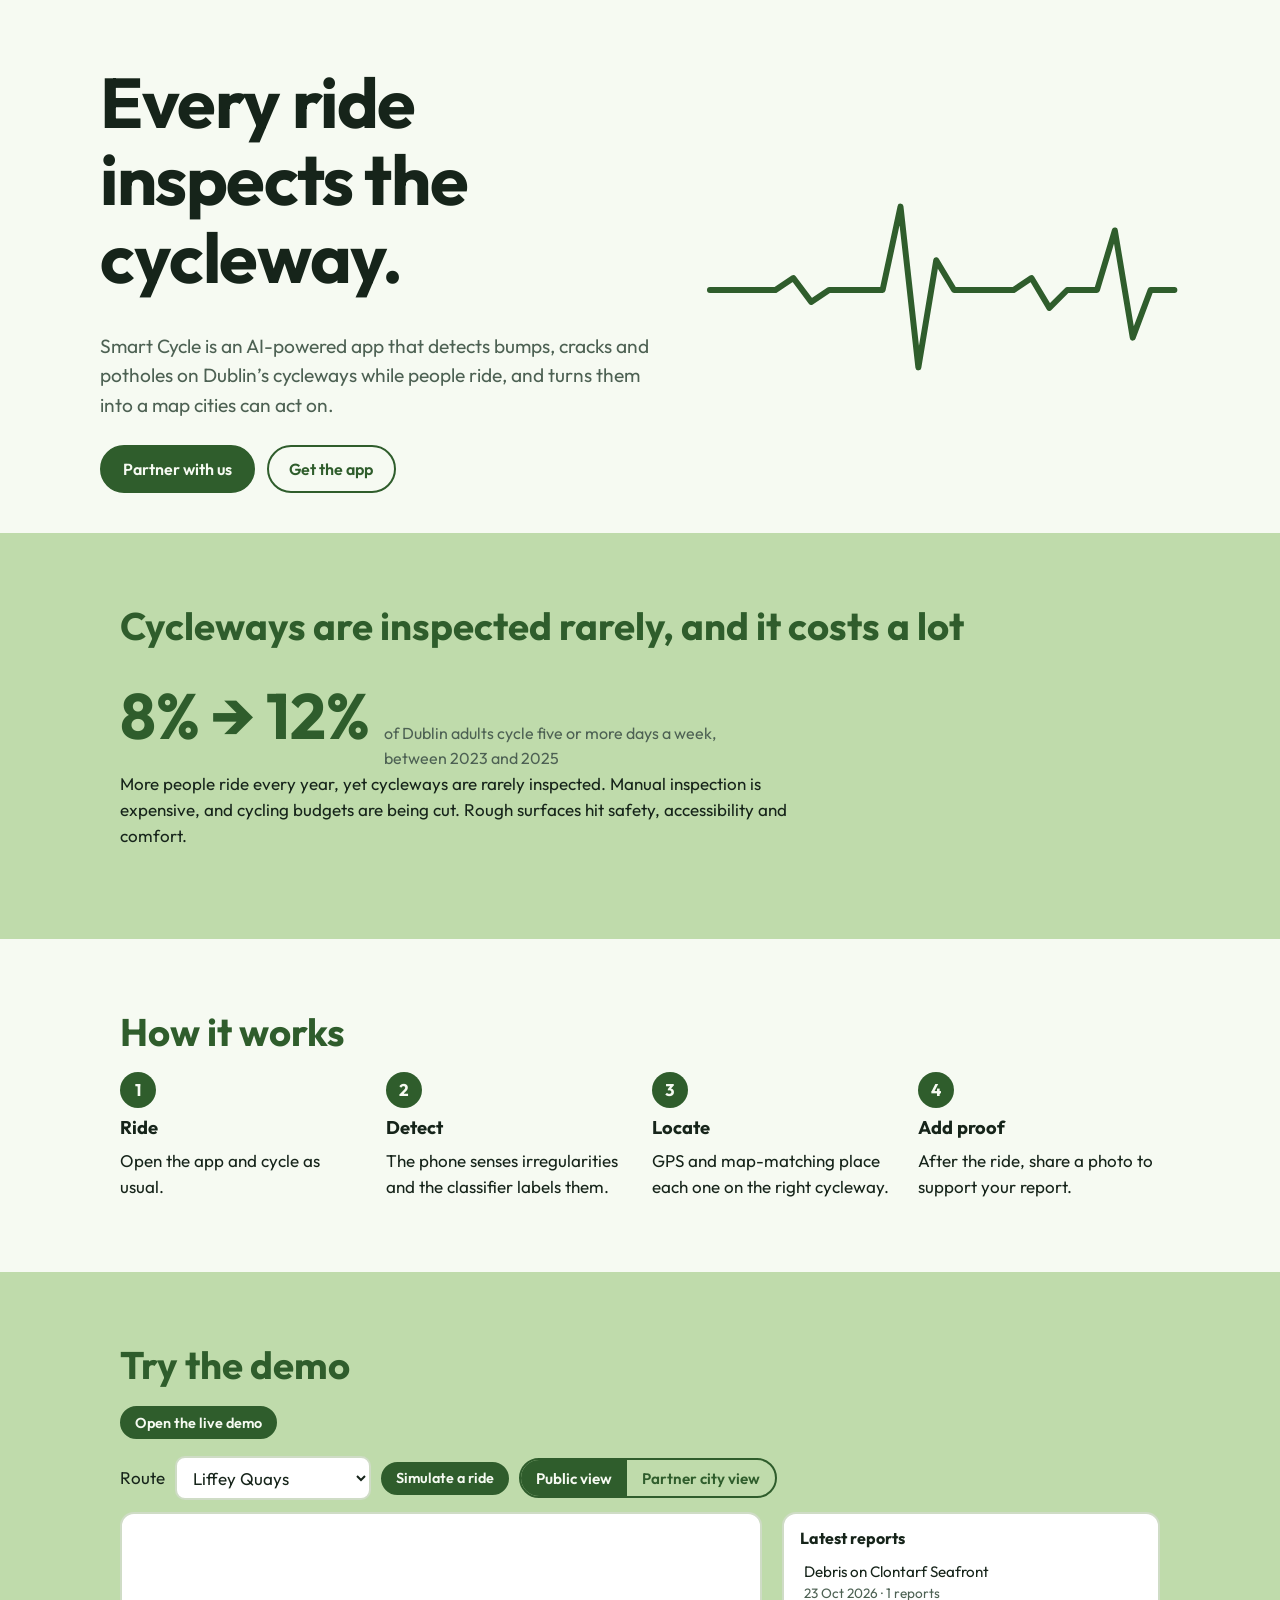
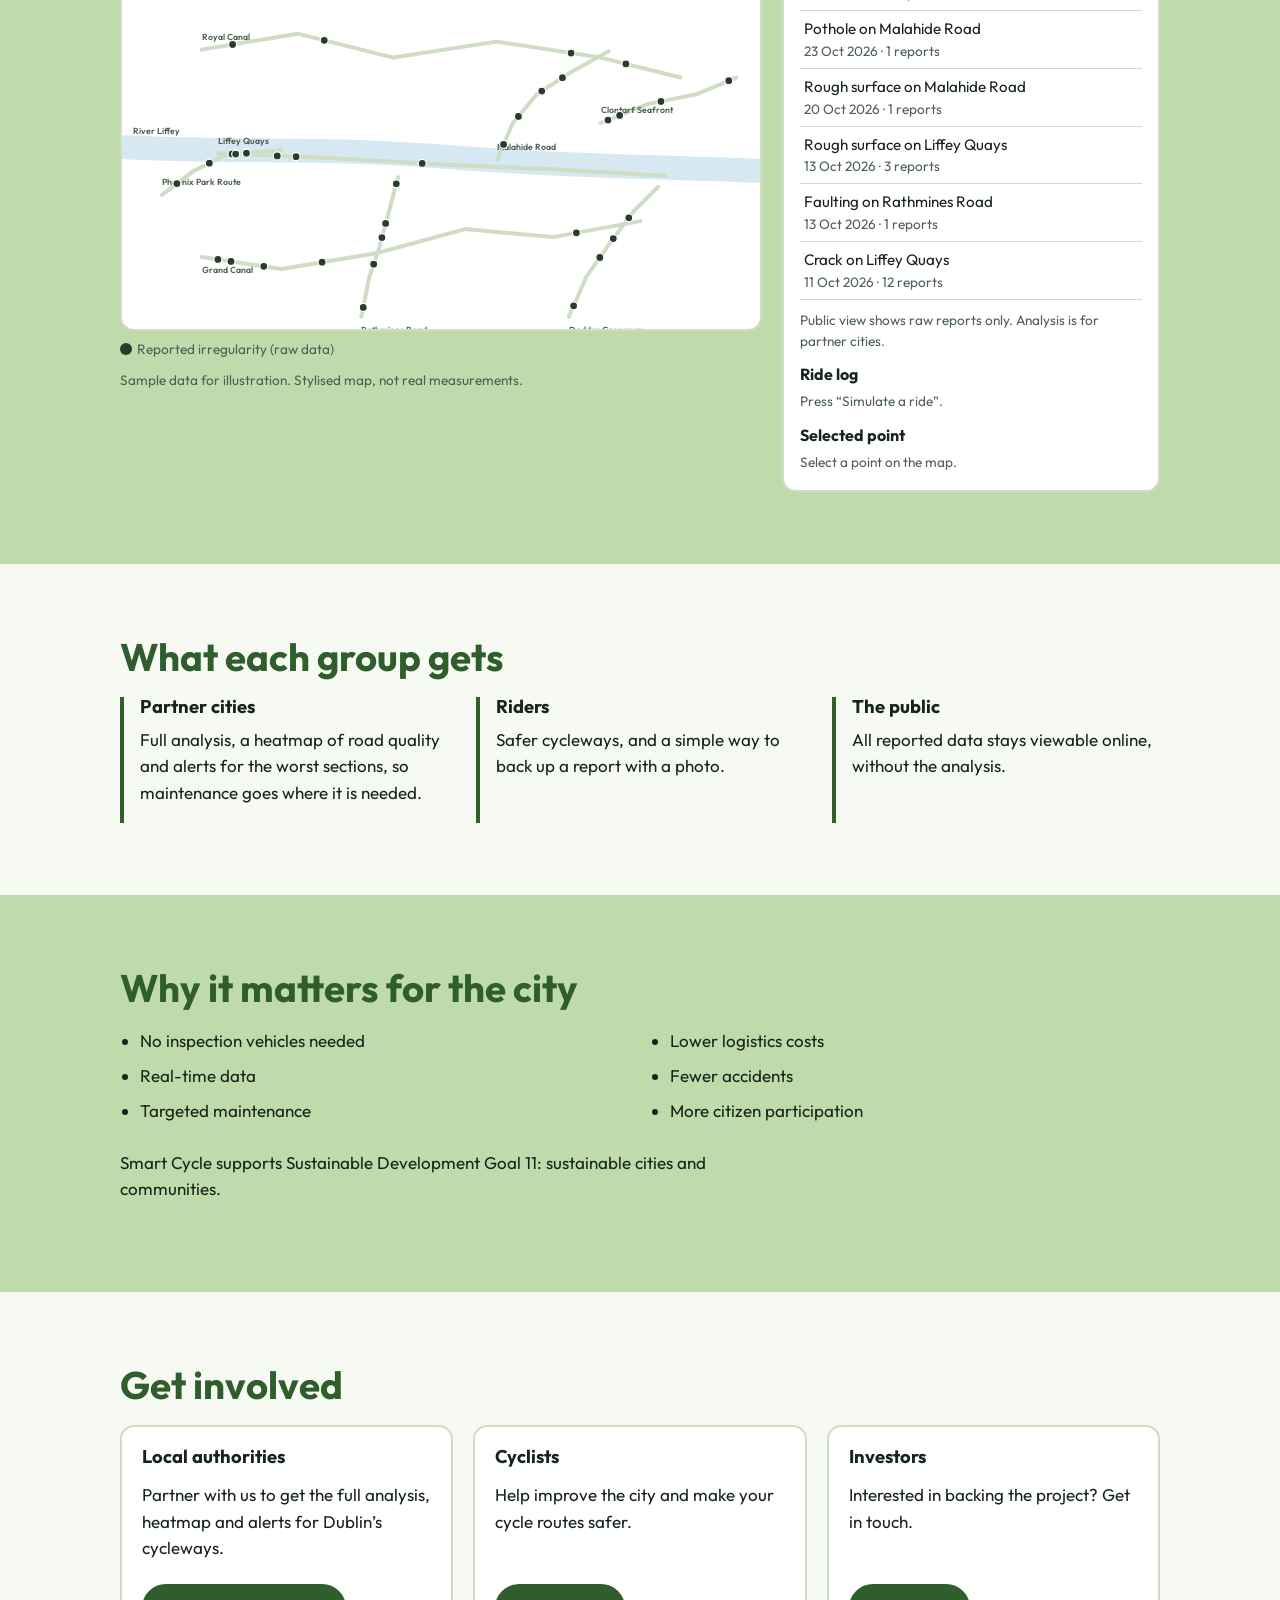
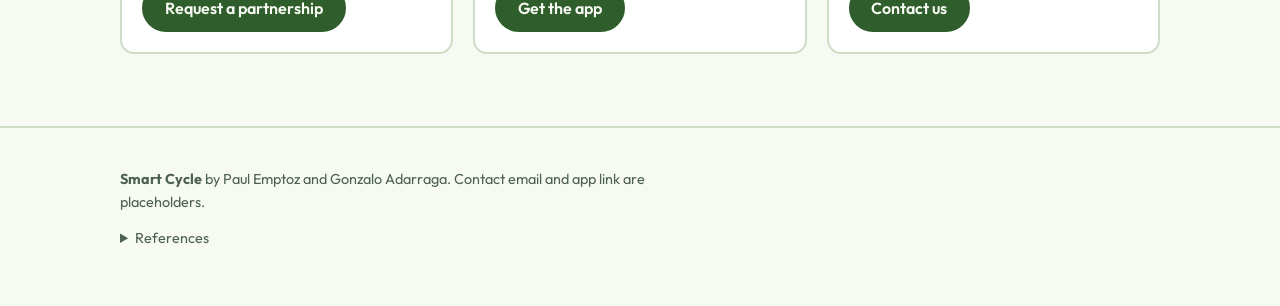
<file: web/site/index.html>
<!DOCTYPE html>
<html lang="en">
<head>
<meta charset="utf-8">
<meta name="viewport" content="width=device-width, initial-scale=1, viewport-fit=cover">
<title>Smart Cycle: every ride inspects the cycleway</title>
<link href="https://fonts.googleapis.com/css2?family=Outfit:wght@400;600;700&display=swap" rel="stylesheet">
<style>
:root{--bg:#f6faf2;--ink:#16241a;--mute:#4d6153;--green:#2f5d2c;--mint:#bfdbab;--panel:#ffffff;--line:#cfdcc6;--water:#d6e8f2;--lo:#3f9a4a;--mid:#d99a12;--hi:#c93b27;--dot:#2b3a2e;
box-sizing:border-box;padding-top:env(safe-area-inset-top,0px);padding-bottom:env(safe-area-inset-bottom,0px);color-scheme:light}
@media (prefers-color-scheme:dark){:root:not([data-theme="light"]){--bg:#0f1a11;--ink:#e6efe3;--mute:#a3b7a8;--green:#8cc57f;--mint:#24402a;--panel:#162419;--line:#2d4632;--water:#1a3140;--lo:#5cc06a;--mid:#e8b030;--hi:#ef6a55;--dot:#d5e3d3;color-scheme:dark}}
:root[data-theme="dark"]{--bg:#0f1a11;--ink:#e6efe3;--mute:#a3b7a8;--green:#8cc57f;--mint:#24402a;--panel:#162419;--line:#2d4632;--water:#1a3140;--lo:#5cc06a;--mid:#e8b030;--hi:#ef6a55;--dot:#d5e3d3;color-scheme:dark}
*{box-sizing:border-box}
html{scroll-padding-top:env(safe-area-inset-top,0px);scroll-behavior:smooth}
body{margin:0;background:var(--bg);color:var(--ink);font:400 17px/1.55 Outfit,system-ui,-apple-system,"Segoe UI",sans-serif}
.wrap{max-width:1080px;margin:0 auto;padding:0 20px}
section{padding:72px 0}
h1,h2,h3{font-weight:700;line-height:1.1;margin:0 0 .5em}
h1{font-size:clamp(2.4rem,6vw,4.4rem);letter-spacing:-.02em}
h2{font-size:clamp(1.7rem,3.6vw,2.4rem);color:var(--green)}
h3{font-size:1.15rem}
p{margin:0 0 1em;max-width:62ch}
a{color:var(--green)}
:focus-visible{outline:3px solid var(--mid);outline-offset:2px}
.btn{display:inline-block;padding:.75em 1.3em;border-radius:999px;font:600 1rem Outfit,system-ui,sans-serif;text-decoration:none;border:2px solid var(--green);cursor:pointer}
.btn.fill{background:var(--green);color:var(--bg)}
.btn.line{background:transparent;color:var(--green)}
.hero{padding:64px 0 40px;display:grid;grid-template-columns:1.2fr 1fr;gap:32px;align-items:center}
.hero p{font-size:1.2rem;color:var(--mute)}
.cta{display:flex;gap:12px;flex-wrap:wrap;margin-top:24px}
.trace{width:100%;height:auto}
.trace path{stroke:var(--green);stroke-width:5;fill:none;stroke-linecap:round;stroke-linejoin:round;stroke-dasharray:1200;stroke-dashoffset:1200;animation:draw 2.4s ease-out .3s forwards}
@keyframes draw{to{stroke-dashoffset:0}}
.band{background:var(--mint)}
.stat{display:flex;align-items:baseline;gap:14px;font-weight:700;font-size:clamp(2.4rem,7vw,4rem);color:var(--green)}
.stat small{font-size:1rem;font-weight:400;color:var(--mute);max-width:34ch}
.three{display:grid;grid-template-columns:repeat(3,1fr);gap:28px}
.three>div{border-left:4px solid var(--green);padding-left:16px}
.steps{counter-reset:s;list-style:none;padding:0;margin:0;display:grid;grid-template-columns:repeat(4,1fr);gap:24px}
.steps li{counter-increment:s}
.steps li:before{content:counter(s);display:grid;place-items:center;width:36px;height:36px;border-radius:50%;background:var(--green);color:var(--bg);font-weight:700;margin-bottom:10px}
.ben{columns:2;column-gap:40px;padding-left:1.2em;margin:0}
.ben li{margin-bottom:.5em;break-inside:avoid}
.demo{display:grid;grid-template-columns:1.7fr 1fr;gap:20px;align-items:start}
.tools{display:flex;gap:10px;flex-wrap:wrap;align-items:center;margin-bottom:12px}
.seg{display:inline-flex;border:2px solid var(--green);border-radius:999px;overflow:hidden}
.seg button{border:0;background:transparent;color:var(--green);font:600 .95rem Outfit,system-ui,sans-serif;padding:.55em 1em;cursor:pointer}
.seg button[aria-pressed="true"]{background:var(--green);color:var(--bg)}
select{font:inherit;padding:.5em .7em;border-radius:10px;border:2px solid var(--line);background:var(--panel);color:var(--ink)}
.map{background:var(--panel);border:2px solid var(--line);border-radius:14px;width:100%;height:auto;display:block}
.map text{font:600 11px Outfit,system-ui,sans-serif;fill:var(--mute);pointer-events:none}
.side{background:var(--panel);border:2px solid var(--line);border-radius:14px;padding:16px;font-size:.95rem}
.side h3{font-size:1rem;margin:14px 0 6px}
.side h3:first-child{margin-top:0}
.side ul{list-style:none;margin:0;padding:0}
.side li button{all:unset;display:block;width:100%;cursor:pointer;padding:6px 4px;border-bottom:1px solid var(--line);box-sizing:border-box}
.side li button:hover,.side li button:focus-visible{background:var(--mint)}
.side li span{color:var(--mute);display:block;font-size:.85rem}
.note{font-size:.85rem;color:var(--mute);margin-top:10px}
.legend{display:flex;gap:14px;font-size:.85rem;color:var(--mute);flex-wrap:wrap;margin-top:8px}
.legend i{display:inline-block;width:12px;height:12px;border-radius:50%;margin-right:5px;vertical-align:-1px}
.a{cursor:pointer;stroke:var(--panel);stroke-width:1.5}
.a.sel{stroke:var(--ink);stroke-width:3}
.ring{fill:none;stroke:var(--mid);stroke-width:3;transform-box:fill-box;transform-origin:center;animation:pulse 1.2s ease-out 2}
@keyframes pulse{from{transform:scale(1);opacity:1}to{transform:scale(2.6);opacity:0}}
.photo{margin-top:8px;padding:14px;border:2px dashed var(--line);border-radius:10px;text-align:center;color:var(--mute)}
.btn.sm{padding:.4em .9em;font-size:.9rem}
.contact{display:grid;grid-template-columns:repeat(3,1fr);gap:20px}
.contact>div{background:var(--panel);border:2px solid var(--line);border-radius:14px;padding:20px;display:flex;flex-direction:column;gap:6px;align-items:flex-start}
.contact p{flex:1}
footer{padding:40px 0 56px;font-size:.9rem;color:var(--mute);border-top:2px solid var(--line)}
footer ul{padding-left:1.1em}
@media (max-width:860px){.hero,.demo{grid-template-columns:1fr}.three,.contact{grid-template-columns:1fr}.steps{grid-template-columns:1fr 1fr}.ben{columns:1}section{padding:52px 0}}
@media (prefers-reduced-motion:reduce){.trace path{animation:none;stroke-dashoffset:0}.ring{animation:none}html{scroll-behavior:auto}}
</style>
</head>
<body>
<header class="wrap hero">
 <div>
  <h1>Every ride inspects the cycleway.</h1>
  <p>Smart Cycle is an AI-powered app that detects bumps, cracks and potholes on Dublin’s cycleways while people ride, and turns them into a map cities can act on.</p>
  <div class="cta"><a class="btn fill" href="#contact">Partner with us</a><a class="btn line" href="#get-app">Get the app</a></div>
 </div>
 <svg class="trace" viewBox="0 0 400 200" role="img" aria-label="Vibration trace from a bike sensor with spikes where the road is rough"><path d="M5 110 L60 110 L75 100 L90 120 L105 110 L150 110 L165 40 L180 175 L195 85 L210 110 L260 110 L275 100 L290 125 L305 110 L330 110 L345 60 L360 150 L375 110 L395 110"/></svg>
</header>

<section class="band" id="problem"><div class="wrap">
 <h2>Cycleways are inspected rarely, and it costs a lot</h2>
 <div class="stat">8% → 12% <small>of Dublin adults cycle five or more days a week, between 2023 and 2025</small></div>
 <p>More people ride every year, yet cycleways are rarely inspected. Manual inspection is expensive, and cycling budgets are being cut. Rough surfaces hit safety, accessibility and comfort.</p>
</div></section>

<section id="how"><div class="wrap">
 <h2>How it works</h2>
 <ol class="steps">
  <li><h3>Ride</h3>Open the app and cycle as usual.</li>
  <li><h3>Detect</h3>The phone senses irregularities and the classifier labels them.</li>
  <li><h3>Locate</h3>GPS and map-matching place each one on the right cycleway.</li>
  <li><h3>Add proof</h3>After the ride, share a photo to support your report.</li>
 </ol>
</div></section>

<section class="band" id="demo"><div class="wrap">
 <h2>Try the demo</h2>
 <p><a class="btn fill sm" href="/">Open the live demo</a></p>
 <div class="tools">
  <label for="route">Route</label><select id="route"></select>
  <button class="btn fill sm" id="go">Simulate a ride</button>
  <div class="seg" role="group" aria-label="View"><button id="vpub" aria-pressed="true">Public view</button><button id="vpar" aria-pressed="false">Partner city view</button></div>
 </div>
 <div class="demo">
  <div>
   <svg class="map" id="map" viewBox="0 0 800 520" role="img" aria-label="Stylised map of Dublin cycleways with reported irregularities"></svg>
   <div class="legend" id="legend"></div>
   <p class="note">Sample data for illustration. Stylised map, not real measurements.</p>
  </div>
  <div class="side" id="side" aria-live="polite"></div>
 </div>
</div></section>

<section id="gets"><div class="wrap">
 <h2>What each group gets</h2>
 <div class="three">
  <div><h3>Partner cities</h3><p>Full analysis, a heatmap of road quality and alerts for the worst sections, so maintenance goes where it is needed.</p></div>
  <div><h3>Riders</h3><p>Safer cycleways, and a simple way to back up a report with a photo.</p></div>
  <div><h3>The public</h3><p>All reported data stays viewable online, without the analysis.</p></div>
 </div>
</div></section>

<section class="band" id="benefits"><div class="wrap">
 <h2>Why it matters for the city</h2>
 <ul class="ben">
  <li>No inspection vehicles needed</li><li>Real-time data</li><li>Targeted maintenance</li><li>Lower logistics costs</li><li>Fewer accidents</li><li>More citizen participation</li>
 </ul>
 <p style="margin-top:1em">Smart Cycle supports Sustainable Development Goal 11: sustainable cities and communities.</p>
</div></section>

<section id="contact"><div class="wrap">
 <h2>Get involved</h2>
 <div class="contact">
  <div><h3>Local authorities</h3><p>Partner with us to get the full analysis, heatmap and alerts for Dublin’s cycleways.</p><a class="btn fill" href="mailto:partnerships@smartcycle.example?subject=Partnership%20request">Request a partnership</a></div>
  <div id="get-app"><h3>Cyclists</h3><p>Help improve the city and make your cycle routes safer.</p><a class="btn fill" href="https://example.com/get-smart-cycle">Get the app</a></div>
  <div><h3>Investors</h3><p>Interested in backing the project? Get in touch.</p><a class="btn fill" href="mailto:investors@smartcycle.example?subject=Investor%20enquiry">Contact us</a></div>
 </div>
</div></section>

<footer><div class="wrap">
 <p><strong>Smart Cycle</strong> by Paul Emptoz and Gonzalo Adarraga. Contact email and app link are placeholders.</p>
 <details><summary>References</summary><ul>
  <li>Lovelace, R. et al. (2024). Cycle route uptake and scenario estimation (CRUSE). Eur. Transp. Res. Rev. 16, 55. <a href="https://doi.org/10.1186/s12544-024-00668-8">doi</a></li>
  <li>Abad, L. &amp; Van der Meer, L. (2018). Quantifying Bicycle Network Connectivity in Lisbon Using Open Data. Information, 9(11), 287. <a href="https://doi.org/10.3390/info9110287">doi</a></li>
  <li>Weikl, S. &amp; Mayer, P. (2023). Data-driven quality assessment of cycling networks. Front. Future Transp. 4:1127742. <a href="https://doi.org/10.3389/ffutr.2023.1127742">doi</a></li>
  <li>Lee, D. et al. (2025). Smartphone-Based Assessment of Bicycle Pavement Conditions. Sustainability, 17(16), 7488. <a href="https://doi.org/10.3390/su17167488">doi</a></li>
 </ul></details>
</div></footer>

<script>
const C=[
 {n:"Liffey Quays",p:[[120,300],[260,306],[400,314],[540,320],[680,328]],k:6},
 {n:"Grand Canal",p:[[100,430],[200,445],[320,425],[430,395],[540,405],[650,385]],k:5},
 {n:"Royal Canal",p:[[100,170],[220,150],[340,180],[470,160],[600,180],[700,205]],k:4},
 {n:"Clontarf Seafront",p:[[600,262],[660,238],[720,226],[770,205]],k:4},
 {n:"Dodder Greenway",p:[[560,505],[582,455],[612,412],[642,372],[672,342]],k:4},
 {n:"Rathmines Road",p:[[300,505],[310,455],[322,420],[334,375],[346,330]],k:5},
 {n:"Malahide Road",p:[[470,308],[490,262],[520,226],[560,200],[610,172]],k:4},
 {n:"Phoenix Park Route",p:[[50,352],[90,322],[130,302],[200,296]],k:4}];
const T=["Pothole","Crack","Faulting","Rough surface","Debris"];
function rng(s){return()=>{s|=0;s=s+0x6D2B79F5|0;let t=Math.imul(s^s>>>15,1|s);t=t+Math.imul(t^t>>>7,61|t)^t;return((t^t>>>14)>>>0)/4294967296}}
const R=rng(2610),A=[];
C.forEach((c,ci)=>{c.cum=[0];c.sl=[];for(let i=1;i<c.p.length;i++){const l=Math.hypot(c.p[i][0]-c.p[i-1][0],c.p[i][1]-c.p[i-1][1]);c.sl.push(l);c.cum.push(c.cum[i-1]+l)}
 for(let j=0;j<c.k;j++){const s=Math.floor(R()*c.sl.length),t=.12+.76*R(),a=c.p[s],b=c.p[s+1];
  A.push({id:"A-"+String(A.length+1).padStart(3,"0"),c:ci,s,x:a[0]+(b[0]-a[0])*t,y:a[1]+(b[1]-a[1])*t,d:c.cum[s]+t*c.sl[s],type:T[Math.floor(R()*5)],sev:1+Math.floor(R()*5),days:Math.floor(R()*45),rep:1+Math.floor(R()*R()*14),photo:false})}});
const gps=a=>[(53.385-a.y/520*.07).toFixed(4),(-6.34+a.x/800*.12).toFixed(4)];
const date=n=>new Date(2026,9,23-n).toLocaleDateString("en-IE",{day:"numeric",month:"short",year:"numeric"});
const heat=v=>v>=6?"var(--hi)":v>=3?"var(--mid)":"var(--lo)";
const sevCol=s=>s>=4?"var(--hi)":s>=3?"var(--mid)":"var(--lo)";
let view="public",sel=null,riding=false,hits=new Set(),rider=null,logHtml="";
const $=id=>document.getElementById(id);
$("route").innerHTML=C.map((c,i)=>`<option value="${i}">${c.n}</option>`).join("");
function score(ci,s){return A.filter(a=>a.c===ci&&a.s===s).reduce((t,a)=>t+a.sev,0)}
function render(){
 const par=view==="par";let g=`<path d="M0 292 C150 300 250 292 400 304 S650 316 800 322" fill="none" stroke="var(--water)" stroke-width="30"/><text x="14" y="276">River Liffey</text>`;
 C.forEach((c,ci)=>{for(let i=0;i<c.sl.length;i++){g+=`<line x1="${c.p[i][0]}" y1="${c.p[i][1]}" x2="${c.p[i+1][0]}" y2="${c.p[i+1][1]}" stroke="${par?heat(score(ci,i)):"var(--line)"}" stroke-width="${par?8:5}" stroke-linecap="round"/>`}
  g+=`<text x="${c.p[0][0]}" y="${c.p[0][1]+(ci==1||ci==4||ci==5?20:-12)}">${c.n}</text>`});
 A.forEach(a=>{g+=`<circle class="a${sel===a?" sel":""}" tabindex="0" role="button" aria-label="${a.type}, ${a.id}" data-id="${a.id}" cx="${a.x.toFixed(1)}" cy="${a.y.toFixed(1)}" r="${par?3+a.sev:5}" fill="${par?sevCol(a.sev):"var(--dot)"}"/>`;
  if(hits.has(a.id))g+=`<circle class="ring" cx="${a.x.toFixed(1)}" cy="${a.y.toFixed(1)}" r="9"/>`});
 if(rider)g+=`<circle cx="${rider[0]}" cy="${rider[1]}" r="9" fill="var(--green)" stroke="var(--bg)" stroke-width="3"/>`;
 $("map").innerHTML=g;
 $("legend").innerHTML=par?`<span><i style="background:var(--lo)"></i>Good</span><span><i style="background:var(--mid)"></i>Needs attention</span><span><i style="background:var(--hi)"></i>Repair soon</span><span>Dot size = severity</span>`:`<span><i style="background:var(--dot)"></i>Reported irregularity (raw data)</span>`;
 side()}
function item(a,sub){return `<li><button data-id="${a.id}">${a.type} on ${C[a.c].n}<span>${sub}</span></button></li>`}
function side(){
 const par=view==="par";let h="";
 if(par){const al=A.filter(a=>a.sev>=4&&a.days<=10).sort((a,b)=>a.days-b.days).slice(0,4);
  h+=`<h3>Alerts</h3><ul>${al.length?al.map(a=>item(a,`Severity ${a.sev}/5 · ${a.days===0?"today":a.days+" days ago"} · ${a.rep} reports`)).join(""):"<li>No new alerts.</li>"}</ul>`;
  const segs=[];C.forEach((c,ci)=>c.sl.forEach((_,i)=>{const l=A.filter(a=>a.c===ci&&a.s===i);if(l.length)segs.push({ci,i,sc:score(ci,i),n:l.length,w:l.sort((a,b)=>b.sev-a.sev)[0]})}));
  segs.sort((a,b)=>b.sc-a.sc);
  h+=`<h3>Priority repairs</h3><ul>${segs.slice(0,5).map((s,r)=>`<li><button data-id="${s.w.id}">${r+1}. ${C[s.ci].n}, section ${s.i+1}<span>${s.n} irregularities · score ${s.sc}</span></button></li>`).join("")}</ul>`}
 else{h+=`<h3>Latest reports</h3><ul>${[...A].sort((a,b)=>a.days-b.days).slice(0,6).map(a=>item(a,`${date(a.days)} · ${a.rep} reports`)).join("")}</ul><p class="note">Public view shows raw reports only. Analysis is for partner cities.</p>`}
 h+=`<h3>Ride log</h3><div>${logHtml||"<span class='note'>Press “Simulate a ride”.</span>"}</div><h3>Selected point</h3>`;
 if(sel){const a=sel,[la,lo]=gps(a);
  h+=`<dl style="margin:0"><b>${a.type}</b> (${a.id})<br>${C[a.c].n}<br>GPS ${la}, ${lo}<br>Detected ${date(a.days)}<br>${a.rep} report${a.rep>1?"s":""}<br>${par?`Severity ${a.sev}/5`:"Severity: partner view only"}</dl>
  ${a.photo?`<div class="photo">Photo attached (placeholder)</div>`:`<button class="btn line sm" id="ph" style="margin-top:8px">Attach photo</button>`}`}
 else h+=`<span class="note">Select a point on the map.</span>`;
 $("side").innerHTML=h}
document.addEventListener("click",e=>{const el=e.target.closest("[data-id]");if(el){sel=A.find(a=>a.id===el.dataset.id);render();return}
 if(e.target.id==="ph"){sel.photo=true;render()}});
$("map").addEventListener("keydown",e=>{if(e.key==="Enter"||e.key===" "){const el=e.target.closest("[data-id]");if(el){e.preventDefault();sel=A.find(a=>a.id===el.dataset.id);render()}}});
function setView(v){view=v;$("vpub").setAttribute("aria-pressed",v==="public");$("vpar").setAttribute("aria-pressed",v==="par");render()}
$("vpub").onclick=()=>setView("public");$("vpar").onclick=()=>setView("par");
function at(c,d){let i=0;while(i<c.sl.length-1&&c.cum[i+1]<d)i++;const t=(d-c.cum[i])/c.sl[i],a=c.p[i],b=c.p[i+1];return[a[0]+(b[0]-a[0])*t,a[1]+(b[1]-a[1])*t]}
$("go").onclick=()=>{if(riding)return;const c=C[+$("route").value],tot=c.cum[c.cum.length-1],found=A.filter(a=>a.c===+$("route").value).sort((a,b)=>a.d-b.d);
 const dur=matchMedia("(prefers-reduced-motion:reduce)").matches?1500:9000,t0=performance.now();let k=0;riding=true;hits.clear();logHtml="";$("go").disabled=true;
 (function step(now){const f=Math.min(1,(now-t0)/dur),d=f*tot;rider=at(c,d);let ch=false;
  while(k<found.length&&found[k].d<=d){const a=found[k++];a.rep++;hits.add(a.id);const[la,lo]=gps(a);logHtml+=`<div>${a.type} detected${view==="par"?`, severity ${a.sev}`:""} · ${la}, ${lo}</div>`;ch=true}
  render();
  if(f<1)requestAnimationFrame(step);else{riding=false;rider=null;$("go").disabled=false;logHtml+=`<div class="note">Ride finished: ${hits.size} irregularit${hits.size===1?"y":"ies"} logged. Select one to add a photo.</div>`;render()}})(t0)};
render();
</script>
</body>
</html>
</file>
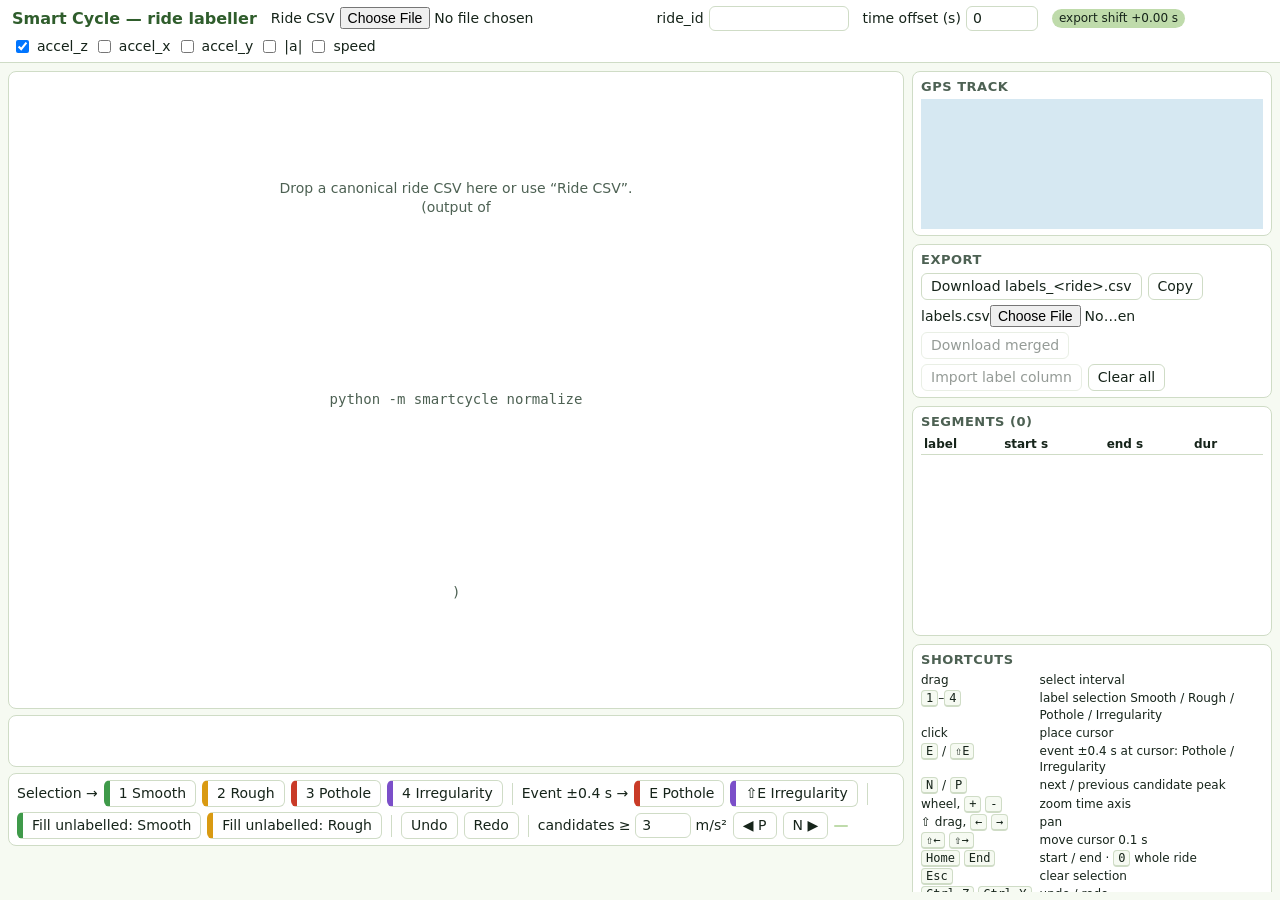
<file: web/label.html>
<!doctype html>
<html lang="en">
<head>
<meta charset="utf-8">
<meta name="viewport" content="width=device-width, initial-scale=1">
<title>Smart Cycle Labeller</title>
<style>
:root {
  --bg: #f6faf2; --ink: #16241a; --mute: #4d6153; --green: #2f5d2c; --mint: #bfdbab;
  --panel: #fff; --line: #cfdcc6; --water: #d6e8f2; --lo: #3f9a4a; --mid: #d99a12;
  --hi: #c93b27; --dot: #2b3a2e; --irr: #7b4fc9;
  --c-z: #16241a; --c-x: #2a6fb0; --c-y: #b05a2a; --c-a: #7b4fc9; --c-v: #0f7f8c;
  --sel: rgba(47, 93, 44, 0.18);
}
@media (prefers-color-scheme: dark) {
  :root:not([data-theme="light"]) {
    --bg: #0f1a11; --ink: #e6efe3; --mute: #a3b7a8; --green: #8cc57f; --mint: #24402a;
    --panel: #162419; --line: #2d4632; --water: #1a3140; --lo: #5cc06a; --mid: #e8b030;
    --hi: #ef6a55; --dot: #d5e3d3; --irr: #b49cf0;
    --c-z: #e6efe3; --c-x: #6fb0f0; --c-y: #f0a070; --c-a: #b49cf0; --c-v: #5fd0dc;
    --sel: rgba(140, 197, 127, 0.20);
  }
}
:root[data-theme="dark"] {
  --bg: #0f1a11; --ink: #e6efe3; --mute: #a3b7a8; --green: #8cc57f; --mint: #24402a;
  --panel: #162419; --line: #2d4632; --water: #1a3140; --lo: #5cc06a; --mid: #e8b030;
  --hi: #ef6a55; --dot: #d5e3d3; --irr: #b49cf0;
  --c-z: #e6efe3; --c-x: #6fb0f0; --c-y: #f0a070; --c-a: #b49cf0; --c-v: #5fd0dc;
  --sel: rgba(140, 197, 127, 0.20);
}
* { box-sizing: border-box; }
html, body { height: 100%; margin: 0; }
body {
  background: var(--bg); color: var(--ink);
  font: 14px/1.35 Outfit, system-ui, -apple-system, "Segoe UI", Roboto, sans-serif;
  display: grid; grid-template-rows: auto 1fr; overflow: hidden;
}
button, input, select { font: inherit; color: inherit; }
button {
  background: var(--panel); border: 1px solid var(--line); border-radius: 6px;
  padding: 3px 9px; cursor: pointer;
}
button:hover { border-color: var(--green); }
button:disabled { opacity: .45; cursor: default; }
input[type=number], input[type=text], select {
  background: var(--panel); border: 1px solid var(--line); border-radius: 6px; padding: 2px 6px;
}
:focus-visible { outline: 3px solid var(--green); outline-offset: 1px; }
header {
  display: flex; flex-wrap: wrap; gap: 6px 14px; align-items: center;
  padding: 6px 12px; background: var(--panel); border-bottom: 1px solid var(--line);
}
header h1 { font-size: 16px; margin: 0; color: var(--green); }
header label { display: inline-flex; gap: 5px; align-items: center; }
#rideId { width: 140px; }
#offset { width: 72px; }
.badge {
  font-size: 12px; padding: 1px 7px; border-radius: 10px; background: var(--mint); color: var(--ink);
}
.badge.warn { background: var(--mid); color: #16241a; }
main {
  display: grid; grid-template-columns: minmax(0, 1fr) 360px; gap: 8px; padding: 8px; min-height: 0;
}
#left { display: flex; flex-direction: column; gap: 6px; min-height: 0; min-width: 0; }
#right { display: flex; flex-direction: column; gap: 8px; min-height: 0; overflow: auto; }
.card { background: var(--panel); border: 1px solid var(--line); border-radius: 8px; padding: 6px 8px; }
.card h2 { font-size: 13px; margin: 0 0 4px; color: var(--mute); text-transform: uppercase; letter-spacing: .04em; }
#plotWrap { position: relative; flex: 1; min-height: 180px; }
canvas { display: block; width: 100%; height: 100%; }
#plot { cursor: crosshair; touch-action: none; }
#miniWrap { height: 52px; flex: none; }
#mini { cursor: pointer; }
#gpsWrap { height: 130px; }
#empty {
  position: absolute; inset: 0; display: grid; place-items: center; text-align: center;
  color: var(--mute); pointer-events: none; padding: 20px;
}
.bar { display: flex; flex-wrap: wrap; gap: 5px 6px; align-items: center; }
.bar .sep { width: 1px; height: 22px; background: var(--line); margin: 0 3px; }
.lb { border-left-width: 6px; }
.lb[data-label=Smooth] { border-left-color: var(--lo); }
.lb[data-label=Rough] { border-left-color: var(--mid); }
.lb[data-label=Pothole] { border-left-color: var(--hi); }
.lb[data-label=Irregularity] { border-left-color: var(--irr); }
kbd {
  font: 12px ui-monospace, monospace; border: 1px solid var(--line); border-bottom-width: 2px;
  border-radius: 4px; padding: 0 4px; background: var(--bg);
}
#status { font: 12px ui-monospace, monospace; color: var(--mute); min-height: 16px; }
#msg { font-size: 13px; min-height: 18px; }
#msg.err { color: var(--hi); font-weight: 600; }
#segCard { flex: 1 0 auto; min-height: 230px; display: flex; flex-direction: column; }
#segScroll { overflow: auto; flex: 1; min-height: 120px; }
table { border-collapse: collapse; width: 100%; font-size: 12px; }
td { white-space: nowrap; }
th, td { padding: 2px 3px; border-bottom: 1px solid var(--line); text-align: left; }
th { position: sticky; top: 0; background: var(--panel); }
td input[type=number] { width: 64px; padding: 1px 3px; }
td select { padding: 1px 2px; width: 104px; border-left-width: 5px; }
tr.here { background: var(--sel); }
.shortcuts { font-size: 12px; display: grid; grid-template-columns: auto 1fr; gap: 2px 8px; }
#dropOverlay {
  position: fixed; inset: 0; display: none; place-items: center; font-size: 22px;
  background: rgba(47, 93, 44, .25); border: 4px dashed var(--green); z-index: 10;
}
body.dragging #dropOverlay { display: grid; }
#selftest { display: none; }
@media (max-width: 1000px) {
  body { overflow: auto; }
  main { grid-template-columns: 1fr; }
  #plotWrap { min-height: 320px; }
}
@media (prefers-reduced-motion: reduce) { * { transition: none !important; } }
</style>
</head>
<body>
<header>
  <h1>Smart Cycle — ride labeller</h1>
  <label><span>Ride CSV</span><input type="file" id="fileIn" accept=".csv,text/csv" aria-label="Load a canonical ride CSV"></label>
  <label>ride_id <input type="text" id="rideId" aria-label="Ride id used in the exported labels"></label>
  <label title="Shifts every label by this many seconds when exporting (video/sensor clock offset)">time offset (s)
    <input type="number" id="offset" step="0.01" value="0" aria-label="Time offset in seconds applied on export"></label>
  <span id="offsetBadge" class="badge">export shift +0.00 s</span>
  <span class="bar" role="group" aria-label="Channels">
    <label><input type="checkbox" data-ch="az" checked> accel_z</label>
    <label><input type="checkbox" data-ch="ax"> accel_x</label>
    <label><input type="checkbox" data-ch="ay"> accel_y</label>
    <label><input type="checkbox" data-ch="am"> |a|</label>
    <label><input type="checkbox" data-ch="sp" id="chSpeed"> speed</label>
  </span>
</header>
<main>
  <section id="left" aria-label="Signal">
    <div id="plotWrap" class="card" style="padding:0">
      <canvas id="plot" tabindex="0" aria-label="Signal plot. Drag to select an interval, click to place the cursor, wheel to zoom, Shift+drag to pan."></canvas>
      <div id="empty">Drop a canonical ride CSV here or use “Ride CSV”.<br>(output of <code>python -m smartcycle normalize</code>)</div>
    </div>
    <div id="miniWrap" class="card" style="padding:0"><canvas id="mini" aria-label="Whole-ride overview with labels; click to move the view"></canvas></div>
    <div class="card bar" role="toolbar" aria-label="Labelling actions">
      <span>Selection →</span>
      <button class="lb" data-label="Smooth" data-act="sel">1 Smooth</button>
      <button class="lb" data-label="Rough" data-act="sel">2 Rough</button>
      <button class="lb" data-label="Pothole" data-act="sel">3 Pothole</button>
      <button class="lb" data-label="Irregularity" data-act="sel">4 Irregularity</button>
      <span class="sep"></span>
      <span>Event ±0.4 s →</span>
      <button class="lb" data-label="Pothole" data-act="ev">E Pothole</button>
      <button class="lb" data-label="Irregularity" data-act="ev">⇧E Irregularity</button>
      <span class="sep"></span>
      <button class="lb" data-label="Smooth" data-act="fill">Fill unlabelled: Smooth</button>
      <button class="lb" data-label="Rough" data-act="fill">Fill unlabelled: Rough</button>
      <span class="sep"></span>
      <button id="undo" title="Ctrl+Z">Undo</button>
      <button id="redo" title="Ctrl+Y">Redo</button>
      <span class="sep"></span>
      <label>candidates ≥ <input type="number" id="thr" value="3" step="0.5" min="0.5" style="width:56px"> m/s²</label>
      <button id="prevC">◀ P</button><button id="nextC">N ▶</button>
      <span id="candInfo" class="badge"></span>
    </div>
    <div id="status" aria-live="polite"></div>
    <div id="msg" role="status" aria-live="polite"></div>
  </section>
  <aside id="right" aria-label="Tools">
    <div class="card"><h2>GPS track</h2><div id="gpsWrap"><canvas id="gps" aria-label="GPS track with cursor position"></canvas></div></div>
    <div class="card">
      <h2>Export</h2>
      <div class="bar">
        <button id="dl">Download labels_&lt;ride&gt;.csv</button>
        <button id="copy">Copy</button>
      </div>
      <div class="bar" style="margin-top:5px">
        <label><span>labels.csv</span><input type="file" id="mergeIn" accept=".csv,text/csv" aria-label="Load an existing labels.csv to merge into" style="width:150px"></label>
        <button id="dlMerged" disabled>Download merged</button>
      </div>
      <div class="bar" style="margin-top:5px">
        <button id="importCol" disabled title="Use the label column of the ride file">Import label column</button>
        <button id="clearAll">Clear all</button>
      </div>
      <div id="mergeInfo" style="font-size:12px;color:var(--mute)"></div>
    </div>
    <div class="card" id="segCard">
      <h2>Segments <span id="segCount"></span></h2>
      <div id="segScroll">
        <table aria-label="Labelled segments">
          <thead><tr><th>label</th><th>start s</th><th>end s</th><th>dur</th><th></th></tr></thead>
          <tbody id="segBody"></tbody>
        </table>
      </div>
    </div>
    <div class="card">
      <h2>Shortcuts</h2>
      <div class="shortcuts">
        <span>drag</span><span>select interval</span>
        <span><kbd>1</kbd>–<kbd>4</kbd></span><span>label selection Smooth / Rough / Pothole / Irregularity</span>
        <span>click</span><span>place cursor</span>
        <span><kbd>E</kbd> / <kbd>⇧E</kbd></span><span>event ±0.4 s at cursor: Pothole / Irregularity</span>
        <span><kbd>N</kbd> / <kbd>P</kbd></span><span>next / previous candidate peak</span>
        <span>wheel, <kbd>+</kbd> <kbd>-</kbd></span><span>zoom time axis</span>
        <span>⇧ drag, <kbd>←</kbd> <kbd>→</kbd></span><span>pan</span>
        <span><kbd>⇧←</kbd> <kbd>⇧→</kbd></span><span>move cursor 0.1 s</span>
        <span><kbd>Home</kbd> <kbd>End</kbd></span><span>start / end · <kbd>0</kbd> whole ride</span>
        <span><kbd>Esc</kbd></span><span>clear selection</span>
        <span><kbd>Ctrl Z</kbd> <kbd>Ctrl Y</kbd></span><span>undo / redo</span>
      </div>
      <p style="font-size:12px;color:var(--mute);margin:5px 0 0">New labels overwrite overlapping parts of older ones. Times are seconds from the first sample. Autosaved in this browser when possible.</p>
    </div>
  </aside>
</main>
<div id="dropOverlay">Drop the CSV (ride, or labels.csv to merge)</div>
<pre id="selftest"></pre>

<script id="label-core">
/* Pure labelling logic (no DOM). Unit-tested by tests/js/label_core.test.mjs,
   which extracts this <script> block from the HTML. */
var LabelCore = (function () {
  "use strict";
  var LABELS = ["Smooth", "Rough", "Pothole", "Irregularity"];
  var EVENT_HALF_S = 0.4;
  var MIN_SEG_S = 0.01;
  var EPS = 1e-9;
  var REQUIRED = ["timestamp_ms", "accel_x", "accel_y", "accel_z"];

  function num(v) {
    if (v === undefined) return NaN;
    v = v.trim();
    return v === "" ? NaN : Number(v);
  }

  /** Parse a canonical ride CSV. t = seconds from the first sample (same as loader t_s). */
  function parseCanonicalCSV(text) {
    var lines = text.replace(/^﻿/, "").split(/\r?\n/).filter(function (l) { return l.trim() !== ""; });
    if (lines.length < 2) throw new Error("CSV has no data rows");
    var head = lines[0].split(",").map(function (h) { return h.trim().replace(/^"|"$/g, "").toLowerCase(); });
    var missing = REQUIRED.filter(function (c) { return head.indexOf(c) < 0; });
    if (missing.length) {
      throw new Error("Not a canonical ride CSV: missing " + missing.join(", ") + ". Found columns: " +
        head.join(", ") + ". Run `python -m smartcycle normalize <raw.csv> --out <csv>` first.");
    }
    var ix = {};
    ["timestamp_ms", "accel_x", "accel_y", "accel_z", "latitude", "longitude", "speed_mps", "label"]
      .forEach(function (c) { ix[c] = head.indexOf(c); });
    var rows = [];
    for (var i = 1; i < lines.length; i++) {
      var f = lines[i].split(",");
      var ts = num(f[ix.timestamp_ms]);
      if (!isFinite(ts)) continue;
      rows.push({
        ts: ts, ax: num(f[ix.accel_x]), ay: num(f[ix.accel_y]), az: num(f[ix.accel_z]),
        lat: ix.latitude >= 0 ? num(f[ix.latitude]) : NaN,
        lon: ix.longitude >= 0 ? num(f[ix.longitude]) : NaN,
        sp: ix.speed_mps >= 0 ? num(f[ix.speed_mps]) : NaN,
        lab: ix.label >= 0 && f[ix.label] !== undefined ? f[ix.label].trim().replace(/^"|"$/g, "") : ""
      });
    }
    if (!rows.length) throw new Error("No row with a numeric timestamp_ms");
    var sorted = true;
    for (i = 1; i < rows.length; i++) if (rows[i].ts < rows[i - 1].ts) { sorted = false; break; }
    if (!sorted) rows.sort(function (a, b) { return a.ts - b.ts; });
    var out = { t: [], ax: [], ay: [], az: [], lat: [], lon: [], speed: [], labelCol: [] };
    // t0 = first row with all three accelerometer values, exactly like the Python loader
    // (smartcycle/io/loader.py): a leading GPS-only row must not shift the labels (P90 ML-7)
    var t0 = NaN;
    for (i = 0; i < rows.length && !isFinite(t0); i++) {
      if (isFinite(rows[i].ax) && isFinite(rows[i].ay) && isFinite(rows[i].az)) t0 = rows[i].ts;
    }
    if (!isFinite(t0)) throw new Error("No row with all three accelerometer values");
    var prev = NaN;
    for (i = 0; i < rows.length; i++) {
      var r = rows[i];
      if (r.ts === prev) continue;               // de-duplicate timestamps (keep first)
      prev = r.ts;
      out.t.push((r.ts - t0) / 1000);
      out.ax.push(r.ax); out.ay.push(r.ay); out.az.push(r.az);
      out.lat.push(r.lat); out.lon.push(r.lon); out.speed.push(r.sp); out.labelCol.push(r.lab);
    }
    out.duration = out.t[out.t.length - 1];
    return out;
  }

  function normLabel(s) {
    var l = String(s).trim().toLowerCase();
    for (var i = 0; i < LABELS.length; i++) if (LABELS[i].toLowerCase() === l) return LABELS[i];
    return null;
  }

  function sortSegs(segs) {
    return segs.slice().sort(function (a, b) { return a.s - b.s || a.e - b.e; });
  }

  /** Merge touching same-label segments and drop slivers. Input sorted, non-overlapping. */
  function tidy(segs) {
    var out = [];
    sortSegs(segs).forEach(function (g) {
      if (g.e - g.s < MIN_SEG_S) return;
      var last = out[out.length - 1];
      if (last && last.label === g.label && g.s <= last.e + EPS) {
        out[out.length - 1] = { s: last.s, e: Math.max(last.e, g.e), label: last.label };
      } else out.push({ s: g.s, e: g.e, label: g.label });
    });
    return out;
  }

  /** Insert [s,e) label; parts of existing segments under it are removed (old ones split). */
  function applyInterval(segs, s, e, label) {
    if (LABELS.indexOf(label) < 0) throw new Error("Unknown label " + label);
    if (s > e) { var tmp = s; s = e; e = tmp; }
    if (e - s < MIN_SEG_S) return segs.slice();
    var out = [];
    segs.forEach(function (g) {
      if (g.e <= s || g.s >= e) { out.push(g); return; }
      if (g.s < s) out.push({ s: g.s, e: s, label: g.label });
      if (g.e > e) out.push({ s: e, e: g.e, label: g.label });
    });
    out.push({ s: s, e: e, label: label });
    return tidy(out);
  }

  function deleteSeg(segs, i) { return segs.filter(function (_, k) { return k !== i; }); }

  function editSeg(segs, i, seg) { return applyInterval(deleteSeg(segs, i), seg.s, seg.e, seg.label); }

  /** Every gap in [0, duration] becomes `label`. */
  function fillUnlabelled(segs, label, duration) {
    var out = segs.slice(), cur = 0;
    sortSegs(segs).forEach(function (g) {
      if (g.s > cur + EPS) out.push({ s: cur, e: g.s, label: label });
      cur = Math.max(cur, g.e);
    });
    if (duration > cur + EPS) out.push({ s: cur, e: duration, label: label });
    return tidy(out);
  }

  function eventAt(t, duration) {
    return { s: Math.max(0, t - EVENT_HALF_S), e: Math.min(duration, t + EVENT_HALF_S) };
  }

  function medianDt(t) {
    var d = [];
    for (var i = 1; i < t.length; i++) d.push(t[i] - t[i - 1]);
    d.sort(function (a, b) { return a - b; });
    return d.length ? d[Math.floor(d.length / 2)] : 0.02;
  }

  function movingMean(x, half) {
    var n = x.length, c = new Float64Array(n + 1), out = new Float64Array(n);
    for (var i = 0; i < n; i++) c[i + 1] = c[i] + (isFinite(x[i]) ? x[i] : 0);
    for (i = 0; i < n; i++) {
      var a = Math.max(0, i - half), b = Math.min(n, i + half + 1);
      out[i] = (c[b] - c[a]) / (b - a);
    }
    return out;
  }

  /** Peaks of |vertical deviation| (accel_z minus 1 s moving mean) and of the horizontal
      deviation (hypot of x/y deviations) above thr, at least minSep seconds apart. */
  function findCandidates(t, ax, ay, az, thr, minSep) {
    minSep = minSep === undefined ? 1.5 : minSep;
    var n = t.length;
    if (n < 3) return [];
    var half = Math.max(1, Math.round(0.5 / Math.max(medianDt(t), 1e-4)));
    var mz = movingMean(az, half), mx = movingMean(ax, half), my = movingMean(ay, half);
    var peaks = [];
    var vert = new Float64Array(n), lat = new Float64Array(n);
    for (var i = 0; i < n; i++) {
      vert[i] = Math.abs(az[i] - mz[i]) || 0;
      lat[i] = Math.hypot(ax[i] - mx[i], ay[i] - my[i]) || 0;
    }
    [[vert, "vertical"], [lat, "lateral"]].forEach(function (p) {
      var d = p[0];
      for (var k = 1; k < n - 1; k++) {
        if (d[k] >= thr && d[k] >= d[k - 1] && d[k] >= d[k + 1]) peaks.push({ t: t[k], v: d[k], kind: p[1] });
      }
    });
    peaks.sort(function (a, b) { return b.v - a.v; });
    var kept = [];
    peaks.forEach(function (p) {
      for (var j = 0; j < kept.length; j++) if (Math.abs(kept[j].t - p.t) < minSep) return;
      kept.push(p);
    });
    return kept.sort(function (a, b) { return a.t - b.t; });
  }

  /** Runs of the ride's own label column -> segments (sample i covers [t_i, t_{i+1})). */
  function labelsFromColumn(t, col) {
    var segs = [], n = t.length, dt = medianDt(t);
    var cur = null;
    for (var i = 0; i < n; i++) {
      var l = col[i] ? normLabel(col[i]) : null;
      var tEnd = i + 1 < n ? t[i + 1] : t[i] + dt;
      if (cur && cur.label === l) { cur.e = tEnd; continue; }
      if (cur) segs.push(cur);
      cur = l ? { s: t[i], e: tEnd, label: l } : null;
    }
    if (cur) segs.push(cur);
    return tidy(segs);
  }

  function fmt(x) { return (Math.round(x * 1000) / 1000).toFixed(3); }

  /** Rows of this ride as exported: shifted by offset, clamped to [0, duration]. */
  function exportRows(rideId, segs, offset, duration) {
    offset = Number(offset) || 0;
    var rows = [];
    sortSegs(segs).forEach(function (g) {
      var s = Math.max(0, g.s + offset), e = Math.min(duration, g.e + offset);
      var fs = fmt(s), fe = fmt(e);
      if (Number(fe) > Number(fs)) rows.push({ ride_id: rideId, s: fs, e: fe, label: g.label });
    });
    return rows;
  }

  var HEADER = "ride_id,t_start_s,t_end_s,label";

  function rowsToCSV(rows) {
    return [HEADER].concat(rows.map(function (r) {
      return [r.ride_id, r.s, r.e, r.label].join(",");
    })).join("\n") + "\n";
  }

  function toCSV(rideId, segs, offset, duration) {
    return rowsToCSV(exportRows(rideId, segs, offset, duration));
  }

  /** Parse labels.csv -> rows (strings kept as written). Throws on bad header/label. */
  function parseLabelsCSV(text) {
    var lines = text.replace(/^﻿/, "").split(/\r?\n/).filter(function (l) { return l.trim() !== ""; });
    if (!lines.length) return [];
    var head = lines[0].split(",").map(function (h) { return h.trim().toLowerCase(); });
    var cols = ["ride_id", "t_start_s", "t_end_s", "label"];
    var ix = cols.map(function (c) { return head.indexOf(c); });
    if (ix.some(function (k) { return k < 0; })) {
      throw new Error("labels.csv must have columns " + cols.join(",") + "; found " + head.join(","));
    }
    return lines.slice(1).map(function (l, k) {
      var f = l.split(",");
      var lab = normLabel(f[ix[3]] || "");
      if (!lab) throw new Error("labels.csv line " + (k + 2) + ": unknown label '" + f[ix[3]] + "'");
      return { ride_id: f[ix[0]].trim(), s: f[ix[1]].trim(), e: f[ix[2]].trim(), label: lab };
    });
  }

  /** Replace the rows of rideId in an existing labels table by newRows; sorted output. */
  function mergeRows(existing, rideId, newRows) {
    var all = existing.filter(function (r) { return r.ride_id !== rideId; }).concat(newRows);
    all.sort(function (a, b) {
      return a.ride_id < b.ride_id ? -1 : a.ride_id > b.ride_id ? 1 : Number(a.s) - Number(b.s);
    });
    return all;
  }

  function rowsToSegs(rows, rideId) {
    return tidy(rows.filter(function (r) { return r.ride_id === rideId; })
      .map(function (r) { return { s: Number(r.s), e: Number(r.e), label: r.label }; }));
  }

  /** Undo/redo over immutable segment arrays. */
  function History(initial, cap) {
    this.cur = initial || []; this.undoS = []; this.redoS = []; this.cap = cap || 200;
  }
  History.prototype.push = function (next) {
    this.undoS.push(this.cur);
    if (this.undoS.length > this.cap) this.undoS.shift();
    this.cur = next; this.redoS = [];
    return this.cur;
  };
  History.prototype.undo = function () {
    if (!this.undoS.length) return null;
    this.redoS.push(this.cur); this.cur = this.undoS.pop(); return this.cur;
  };
  History.prototype.redo = function () {
    if (!this.redoS.length) return null;
    this.undoS.push(this.cur); this.cur = this.redoS.pop(); return this.cur;
  };

  function labelAt(segs, t) {
    for (var i = 0; i < segs.length; i++) if (t >= segs[i].s && t < segs[i].e) return segs[i].label;
    return null;
  }

  return {
    LABELS: LABELS, EVENT_HALF_S: EVENT_HALF_S, HEADER: HEADER,
    parseCanonicalCSV: parseCanonicalCSV, applyInterval: applyInterval, deleteSeg: deleteSeg,
    editSeg: editSeg, fillUnlabelled: fillUnlabelled, eventAt: eventAt, findCandidates: findCandidates,
    labelsFromColumn: labelsFromColumn, exportRows: exportRows, rowsToCSV: rowsToCSV, toCSV: toCSV,
    parseLabelsCSV: parseLabelsCSV, mergeRows: mergeRows, rowsToSegs: rowsToSegs, History: History,
    labelAt: labelAt, tidy: tidy, medianDt: medianDt
  };
})();
</script>

<script>
(function () {
  "use strict";
  var C = LabelCore;
  var $ = function (id) { return document.getElementById(id); };
  var plot = $("plot"), mini = $("mini"), gps = $("gps");

  var ride = null;          // parsed ride + derived arrays
  var hist = new C.History([]);
  var view = { t0: 0, t1: 1 };
  var cursor = 0, selection = null, drag = null;
  var cands = [], dirty = false, mergeBase = null, fileName = "";
  var channels = { az: true, ax: false, ay: false, am: false, sp: false };

  function segs() { return hist.cur; }
  function css(name) { return getComputedStyle(document.documentElement).getPropertyValue(name).trim(); }
  function labelColor(l) {
    return css({ Smooth: "--lo", Rough: "--mid", Pothole: "--hi", Irregularity: "--irr" }[l]);
  }
  function msg(text, isErr) { var m = $("msg"); m.textContent = text || ""; m.className = isErr ? "err" : ""; }

  // ---------- loading ----------
  function loadRideText(text, name) {
    var r;
    try { r = C.parseCanonicalCSV(text); } catch (e) { msg(e.message, true); return false; }
    r.am = r.ax.map(function (x, i) { return Math.hypot(x, r.ay[i], r.az[i]); });
    r.fix = [];
    for (var i = 0; i < r.t.length; i++) {
      if (isFinite(r.lat[i]) && isFinite(r.lon[i])) r.fix.push(i);
    }
    r.spIdx = [];
    for (i = 0; i < r.t.length; i++) if (isFinite(r.speed[i])) r.spIdx.push(i);
    r.hasLabelCol = r.labelCol.some(function (l) { return l !== ""; });
    ride = r;
    fileName = name;
    $("rideId").value = name.replace(/^.*[\\/]/, "").replace(/\.[^.]*$/, "");
    $("chSpeed").disabled = !r.spIdx.length;
    $("importCol").disabled = !r.hasLabelCol;
    $("empty").style.display = "none";
    hist = new C.History([]);
    selection = null; cursor = 0; dirty = false;
    view = { t0: 0, t1: Math.min(r.duration, 60) || 1 };
    computeCandidates();
    var dt = C.medianDt(r.t);
    msg("Loaded " + name + ": " + r.t.length + " samples, " + r.duration.toFixed(1) + " s, ~" +
      (1 / dt).toFixed(0) + " Hz, " + r.fix.length + " GPS fixes" +
      (r.hasLabelCol ? " (has a label column: “Import label column”)" : ""));
    tryRestore();
    refreshAll();
    return true;
  }

  function readFile(file, cb) {
    var fr = new FileReader();
    fr.onload = function () { cb(String(fr.result)); };
    fr.onerror = function () { msg("Cannot read " + file.name, true); };
    fr.readAsText(file);
  }

  $("fileIn").addEventListener("change", function (e) {
    var f = e.target.files[0];
    if (f && confirmDiscard()) readFile(f, function (t) { loadRideText(t, f.name); });
    e.target.value = "";
  });

  function looksLikeLabels(text) {
    return /^﻿?\s*ride_id\s*,/i.test(text);
  }
  document.addEventListener("dragover", function (e) { e.preventDefault(); document.body.classList.add("dragging"); });
  document.addEventListener("dragleave", function (e) {
    if (e.target === $("dropOverlay")) document.body.classList.remove("dragging");
  });
  document.addEventListener("drop", function (e) {
    e.preventDefault(); document.body.classList.remove("dragging");
    var f = e.dataTransfer.files[0];
    if (!f) return;
    readFile(f, function (t) {
      if (looksLikeLabels(t)) loadMergeBase(t, f.name);
      else if (confirmDiscard()) loadRideText(t, f.name);
    });
  });

  function confirmDiscard() {
    return !dirty || window.confirm("Labels not exported yet (they are autosaved if the browser allows). Load another ride?");
  }

  // ---------- autosave ----------
  function storeKey() { return ride ? "smartcycle-label:" + $("rideId").value + ":" + ride.t.length : null; }
  function autosave() {
    if (!ride) return;
    try {
      localStorage.setItem(storeKey(), JSON.stringify({ segs: segs(), offset: $("offset").value, savedAt: new Date().toISOString() }));
    } catch (e) { /* storage unavailable: ignore */ }
  }
  function tryRestore() {
    if (params.get("selftest")) return;
    var data = null;
    try { data = JSON.parse(localStorage.getItem(storeKey()) || "null"); } catch (e) { data = null; }
    if (data && data.segs && data.segs.length &&
        window.confirm("Restore " + data.segs.length + " autosaved segments for " + $("rideId").value +
          " (" + data.savedAt + ")?")) {
      hist = new C.History(C.tidy(data.segs));
      $("offset").value = data.offset || 0;
      dirty = true;
    }
  }

  // ---------- edit operations ----------
  function commit(next, note) {
    hist.push(next);
    dirty = true;
    autosave();
    refreshAll();
    if (note) msg(note);
  }
  function labelSelection(label) {
    if (!ride) return;
    if (!selection) { msg("Drag on the plot to select an interval first (or use E for an event at the cursor).", true); return; }
    commit(C.applyInterval(segs(), selection.s, selection.e, label),
      label + " " + selection.s.toFixed(2) + "–" + selection.e.toFixed(2) + " s");
    selection = null; refreshAll();
  }
  function addEvent(label) {
    if (!ride) return;
    var ev = C.eventAt(cursor, ride.duration);
    commit(C.applyInterval(segs(), ev.s, ev.e, label), label + " event at " + cursor.toFixed(2) + " s");
  }
  function fill(label) {
    if (!ride) return;
    commit(C.fillUnlabelled(segs(), label, ride.duration), "Unlabelled parts filled with " + label);
  }
  function undo() { if (hist.undo()) { dirty = true; autosave(); refreshAll(); msg("Undo"); } }
  function redo() { if (hist.redo()) { dirty = true; autosave(); refreshAll(); msg("Redo"); } }

  document.querySelectorAll("button[data-act]").forEach(function (b) {
    b.addEventListener("click", function () {
      var l = b.dataset.label;
      if (b.dataset.act === "sel") labelSelection(l);
      else if (b.dataset.act === "ev") addEvent(l);
      else fill(l);
      plot.focus();
    });
  });
  $("undo").onclick = undo; $("redo").onclick = redo;
  $("clearAll").onclick = function () {
    if (segs().length && window.confirm("Remove all segments of this ride? (undoable)")) commit([], "Cleared");
  };
  $("importCol").onclick = function () {
    if (!ride) return;
    commit(C.labelsFromColumn(ride.t, ride.labelCol), "Imported the label column of the file");
  };

  // ---------- candidates ----------
  function computeCandidates() {
    if (!ride) return;
    var thr = Number($("thr").value) || 3;
    cands = C.findCandidates(ride.t, ride.ax, ride.ay, ride.az, thr, 1.5);
    $("candInfo").textContent = cands.length + " candidates";
  }
  function jumpCandidate(dir) {
    if (!ride || !cands.length) { msg("No candidate above the threshold"); return; }
    var c = null;
    if (dir > 0) { for (var i = 0; i < cands.length; i++) if (cands[i].t > cursor + 0.05) { c = cands[i]; break; } }
    else { for (i = cands.length - 1; i >= 0; i--) if (cands[i].t < cursor - 0.05) { c = cands[i]; break; } }
    if (!c) { msg("No more candidates in that direction"); return; }
    cursor = c.t;
    var span = view.t1 - view.t0;
    if (span > 20) span = 10;
    setView(c.t - span / 2, c.t + span / 2);
    msg("Candidate " + (cands.indexOf(c) + 1) + "/" + cands.length + ": " + c.kind + " peak " +
      c.v.toFixed(1) + " m/s² at " + c.t.toFixed(2) + " s — press E / ⇧E to label it");
  }
  $("thr").addEventListener("change", function () { computeCandidates(); refreshAll(); });
  $("nextC").onclick = function () { jumpCandidate(1); plot.focus(); };
  $("prevC").onclick = function () { jumpCandidate(-1); plot.focus(); };

  // ---------- view ----------
  function setView(t0, t1) {
    if (!ride) return;
    var dur = ride.duration || 1, span = Math.min(Math.max(t1 - t0, 0.5), dur);
    t0 = Math.max(0, Math.min(t0, dur - span));
    view = { t0: t0, t1: t0 + span };
    scheduleDraw();
  }
  function zoom(f, about) {
    var a = about === undefined ? (view.t0 + view.t1) / 2 : about;
    setView(a - (a - view.t0) * f, a + (view.t1 - a) * f);
  }
  function pan(frac) { var s = view.t1 - view.t0; setView(view.t0 + s * frac, view.t1 + s * frac); }

  // ---------- canvas helpers ----------
  function fitCanvas(cv) {
    var r = cv.getBoundingClientRect(), d = window.devicePixelRatio || 1;
    var w = Math.max(1, Math.round(r.width * d)), h = Math.max(1, Math.round(r.height * d));
    if (cv.width !== w || cv.height !== h) { cv.width = w; cv.height = h; }
    var ctx = cv.getContext("2d");
    ctx.setTransform(d, 0, 0, d, 0, 0);
    return { ctx: ctx, w: r.width, h: r.height };
  }
  function lowerBound(arr, x) {
    var lo = 0, hi = arr.length;
    while (lo < hi) { var m = (lo + hi) >> 1; if (arr[m] < x) lo = m + 1; else hi = m; }
    return lo;
  }
  function niceStep(span, px, minPx) {
    var steps = [0.05, 0.1, 0.2, 0.5, 1, 2, 5, 10, 20, 30, 60, 120, 300, 600, 1200, 3600];
    for (var i = 0; i < steps.length; i++) if (span / steps[i] <= px / minPx) return steps[i];
    return steps[steps.length - 1];
  }
  /** min/max of arr per pixel column over the index range [i0, i1). */
  function envelope(arr, t, i0, i1, x0, xs, cols) {
    var mn = new Float64Array(cols).fill(Infinity), mx = new Float64Array(cols).fill(-Infinity);
    for (var i = i0; i < i1; i++) {
      var v = arr[i]; if (!isFinite(v)) continue;
      var c = Math.floor((t[i] - x0) * xs);
      if (c < 0 || c >= cols) continue;
      if (v < mn[c]) mn[c] = v; if (v > mx[c]) mx[c] = v;
    }
    return [mn, mx];
  }

  var PM = { l: 50, r: 46, t: 14, b: 22 };
  function plotX(t, w) { return PM.l + (t - view.t0) / (view.t1 - view.t0) * (w - PM.l - PM.r); }
  function plotT(x, w) { return view.t0 + (x - PM.l) / (w - PM.l - PM.r) * (view.t1 - view.t0); }

  function drawPlot() {
    var f = fitCanvas(plot), ctx = f.ctx, w = f.w, h = f.h;
    ctx.clearRect(0, 0, w, h);
    if (!ride) return;
    var W = w - PM.l - PM.r, H = h - PM.t - PM.b, top = PM.t, bot = PM.t + H;
    var ink = css("--ink"), mute = css("--mute"), line = css("--line");
    ctx.font = "11px system-ui, sans-serif";
    // label bands
    segs().forEach(function (g) {
      if (g.e < view.t0 || g.s > view.t1) return;
      var x0 = Math.max(PM.l, plotX(g.s, w)), x1 = Math.min(PM.l + W, plotX(g.e, w));
      ctx.fillStyle = labelColor(g.label);
      ctx.globalAlpha = 0.22; ctx.fillRect(x0, top, x1 - x0, H);
      ctx.globalAlpha = 1; ctx.fillRect(x0, 2, x1 - x0, PM.t - 4);
    });
    // offset ghosts
    var off = Number($("offset").value) || 0;
    if (off) {
      ctx.setLineDash([4, 3]); ctx.lineWidth = 1.5;
      segs().forEach(function (g) {
        var s = g.s + off, e = g.e + off;
        if (e < view.t0 || s > view.t1) return;
        ctx.strokeStyle = labelColor(g.label);
        ctx.strokeRect(plotX(s, w), top + 1, plotX(e, w) - plotX(s, w), H - 2);
      });
      ctx.setLineDash([]);
    }
    // data range
    var i0 = Math.max(0, lowerBound(ride.t, view.t0) - 1), i1 = Math.min(ride.t.length, lowerBound(ride.t, view.t1) + 1);
    var cols = Math.max(1, Math.round(W)), xs = cols / (view.t1 - view.t0);
    var chans = [["az", "--c-z"], ["ax", "--c-x"], ["ay", "--c-y"], ["am", "--c-a"]].filter(function (c) { return channels[c[0]]; });
    var envs = chans.map(function (c) { return envelope(ride[c[0]], ride.t, i0, i1, view.t0, xs, cols); });
    var lo = Infinity, hi = -Infinity;
    envs.forEach(function (e) {
      for (var k = 0; k < cols; k++) { if (e[0][k] < lo) lo = e[0][k]; if (e[1][k] > hi) hi = e[1][k]; }
    });
    if (!isFinite(lo)) { lo = 0; hi = 1; }
    if (hi - lo < 1) { var mid = (hi + lo) / 2; lo = mid - 0.5; hi = mid + 0.5; }
    var pad = (hi - lo) * 0.05; lo -= pad; hi += pad;
    var y = function (v) { return bot - (v - lo) / (hi - lo) * H; };
    // grid + axes
    ctx.strokeStyle = line; ctx.fillStyle = mute; ctx.lineWidth = 1;
    var ts = niceStep(view.t1 - view.t0, W, 80);
    ctx.textAlign = "center"; ctx.textBaseline = "top";
    for (var tt = Math.ceil(view.t0 / ts) * ts; tt <= view.t1; tt += ts) {
      var gx = plotX(tt, w);
      ctx.beginPath(); ctx.moveTo(gx, top); ctx.lineTo(gx, bot); ctx.stroke();
      ctx.fillText((ts < 1 ? tt.toFixed(ts < 0.1 ? 2 : 1) : tt.toFixed(0)) + " s", gx, bot + 4);
    }
    var ys = niceStep(hi - lo, H, 36);
    ctx.textAlign = "right"; ctx.textBaseline = "middle";
    for (var yy = Math.ceil(lo / ys) * ys; yy <= hi; yy += ys) {
      var gy = y(yy);
      ctx.beginPath(); ctx.moveTo(PM.l, gy); ctx.lineTo(PM.l + W, gy); ctx.stroke();
      ctx.fillText(yy.toFixed(ys < 1 ? 1 : 0), PM.l - 4, gy);
    }
    ctx.save(); ctx.translate(11, top + H / 2); ctx.rotate(-Math.PI / 2); ctx.textAlign = "center";
    ctx.fillText("m/s²", 0, 0); ctx.restore();
    // signals
    ctx.save(); ctx.beginPath(); ctx.rect(PM.l, top, W, H); ctx.clip();
    chans.forEach(function (c, k) {
      var e = envs[k];
      ctx.strokeStyle = css(c[1]); ctx.lineWidth = 1; ctx.beginPath();
      var started = false;
      for (var col = 0; col < cols; col++) {
        if (!isFinite(e[0][col])) continue;
        var px = PM.l + col + 0.5;
        if (!started) { ctx.moveTo(px, y(e[0][col])); started = true; } else ctx.lineTo(px, y(e[0][col]));
        ctx.lineTo(px, y(e[1][col]));
      }
      ctx.stroke();
    });
    // speed (right axis)
    if (channels.sp && ride.spIdx.length) {
      var smax = 1;
      ride.spIdx.forEach(function (i) { if (ride.speed[i] > smax) smax = ride.speed[i]; });
      smax *= 1.1;
      var ysp = function (v) { return bot - v / smax * H; };
      ctx.strokeStyle = css("--c-v"); ctx.lineWidth = 2; ctx.beginPath();
      var st = false;
      ride.spIdx.forEach(function (i) {
        var px = plotX(ride.t[i], w);
        if (px < PM.l - 50 || px > PM.l + W + 50) return;
        if (!st) { ctx.moveTo(px, ysp(ride.speed[i])); st = true; } else ctx.lineTo(px, ysp(ride.speed[i]));
      });
      ctx.stroke();
      ctx.restore(); ctx.save();
      ctx.fillStyle = css("--c-v"); ctx.textAlign = "left"; ctx.textBaseline = "middle";
      for (var sv = 0; sv <= smax; sv += niceStep(smax, H, 36)) ctx.fillText(sv.toFixed(0), PM.l + W + 4, ysp(sv));
      ctx.fillText("m/s", PM.l + W + 4, top + 4);
    }
    ctx.restore();
    // candidates
    ctx.fillStyle = ink;
    cands.forEach(function (c) {
      if (c.t < view.t0 || c.t > view.t1) return;
      var cx = plotX(c.t, w);
      ctx.beginPath(); ctx.moveTo(cx - 5, top); ctx.lineTo(cx + 5, top); ctx.lineTo(cx, top + 8); ctx.closePath(); ctx.fill();
    });
    // selection
    if (selection) {
      var sx0 = plotX(selection.s, w), sx1 = plotX(selection.e, w);
      ctx.fillStyle = css("--sel"); ctx.fillRect(sx0, top, sx1 - sx0, H);
      ctx.strokeStyle = css("--green"); ctx.lineWidth = 2; ctx.strokeRect(sx0, top, sx1 - sx0, H);
    }
    // cursor
    if (cursor >= view.t0 && cursor <= view.t1) {
      var cx2 = plotX(cursor, w);
      ctx.strokeStyle = css("--dot"); ctx.lineWidth = 1.5; ctx.setLineDash([5, 3]);
      ctx.beginPath(); ctx.moveTo(cx2, top); ctx.lineTo(cx2, bot); ctx.stroke(); ctx.setLineDash([]);
    }
    // legend
    ctx.textAlign = "left"; ctx.textBaseline = "top";
    var lx = PM.l + 6;
    chans.concat(channels.sp && ride.spIdx.length ? [["sp", "--c-v"]] : []).forEach(function (c) {
      var name = { az: "accel_z", ax: "accel_x", ay: "accel_y", am: "|a|", sp: "speed" }[c[0]];
      ctx.fillStyle = css(c[1]); ctx.fillRect(lx, top + 12, 12, 3);
      ctx.fillStyle = ink; ctx.fillText(name, lx + 15, top + 7); lx += 24 + ctx.measureText(name).width;
    });
  }

  function drawMini() {
    var f = fitCanvas(mini), ctx = f.ctx, w = f.w, h = f.h;
    ctx.clearRect(0, 0, w, h);
    if (!ride) return;
    var dur = ride.duration || 1, xs = w / dur, X = function (t) { return t * xs; };
    var e = envelope(ride.az, ride.t, 0, ride.t.length, 0, xs, Math.round(w));
    var lo = Infinity, hi = -Infinity;
    for (var k = 0; k < e[0].length; k++) { if (e[0][k] < lo) lo = e[0][k]; if (e[1][k] > hi) hi = e[1][k]; }
    var H = h - 14, y = function (v) { return 2 + (1 - (v - lo) / (hi - lo || 1)) * (H - 4); };
    ctx.strokeStyle = css("--mute"); ctx.lineWidth = 1; ctx.beginPath();
    for (k = 0; k < e[0].length; k++) {
      if (!isFinite(e[0][k])) continue;
      ctx.moveTo(k + 0.5, y(e[0][k])); ctx.lineTo(k + 0.5, y(e[1][k]));
    }
    ctx.stroke();
    segs().forEach(function (g) {
      ctx.fillStyle = labelColor(g.label);
      ctx.fillRect(X(g.s), h - 11, Math.max(1.5, X(g.e) - X(g.s)), 10);
    });
    ctx.strokeStyle = css("--green"); ctx.lineWidth = 2;
    ctx.fillStyle = css("--sel");
    ctx.fillRect(X(view.t0), 0, X(view.t1) - X(view.t0), h);
    ctx.strokeRect(X(view.t0) + 1, 1, Math.max(2, X(view.t1) - X(view.t0) - 2), h - 2);
    ctx.strokeStyle = css("--dot"); ctx.lineWidth = 1;
    ctx.beginPath(); ctx.moveTo(X(cursor), 0); ctx.lineTo(X(cursor), h); ctx.stroke();
  }

  function drawGps() {
    var f = fitCanvas(gps), ctx = f.ctx, w = f.w, h = f.h;
    ctx.clearRect(0, 0, w, h);
    ctx.fillStyle = css("--water"); ctx.fillRect(0, 0, w, h);
    if (!ride || ride.fix.length < 2) {
      ctx.fillStyle = css("--mute"); ctx.font = "12px system-ui"; ctx.textAlign = "center";
      ctx.fillText(ride ? "No GPS fixes in this file" : "", w / 2, h / 2); return;
    }
    var fx = ride.fix, lat0 = ride.lat[fx[0]], k = Math.cos(lat0 * Math.PI / 180);
    var minX = Infinity, maxX = -Infinity, minY = Infinity, maxY = -Infinity;
    fx.forEach(function (i) {
      var px = ride.lon[i] * k, py = ride.lat[i];
      if (px < minX) minX = px; if (px > maxX) maxX = px; if (py < minY) minY = py; if (py > maxY) maxY = py;
    });
    var pad = 10, s = Math.min((w - 2 * pad) / (maxX - minX || 1e-6), (h - 2 * pad) / (maxY - minY || 1e-6));
    var ox = (w - (maxX - minX) * s) / 2, oy = (h - (maxY - minY) * s) / 2;
    var P = function (i) { return [ox + (ride.lon[i] * k - minX) * s, h - oy - (ride.lat[i] - minY) * s]; };
    ctx.lineWidth = 3; ctx.lineCap = "round";
    var mute = css("--mute");
    for (var j = 1; j < fx.length; j++) {
      var a = P(fx[j - 1]), b = P(fx[j]);
      var l = C.labelAt(segs(), (ride.t[fx[j - 1]] + ride.t[fx[j]]) / 2);
      ctx.strokeStyle = l ? labelColor(l) : mute;
      ctx.beginPath(); ctx.moveTo(a[0], a[1]); ctx.lineTo(b[0], b[1]); ctx.stroke();
    }
    // cursor: nearest fix by time
    var ft = fx.map(function (i) { return ride.t[i]; }), q = lowerBound(ft, cursor);
    if (q >= ft.length) q = ft.length - 1;
    if (q > 0 && Math.abs(ft[q - 1] - cursor) < Math.abs(ft[q] - cursor)) q--;
    var c = P(fx[q]);
    ctx.fillStyle = css("--dot"); ctx.strokeStyle = css("--panel"); ctx.lineWidth = 2;
    ctx.beginPath(); ctx.arc(c[0], c[1], 6, 0, 2 * Math.PI); ctx.fill(); ctx.stroke();
    var st = P(fx[0]);
    ctx.fillStyle = css("--green"); ctx.font = "11px system-ui"; ctx.textAlign = st[0] > w - 40 ? "right" : "left";
    ctx.fillText("start", st[0] + (st[0] > w - 40 ? -8 : 8), Math.max(10, st[1] - 6));
  }

  var drawPending = false;
  function scheduleDraw() {
    if (drawPending) return;
    drawPending = true;
    requestAnimationFrame(function () { drawPending = false; drawPlot(); drawMini(); drawGps(); updateStatus(); highlightRow(); });
  }

  // ---------- table ----------
  function renderTable() {
    var body = $("segBody"); body.textContent = "";
    $("segCount").textContent = "(" + segs().length + ")";
    segs().forEach(function (g, i) {
      var tr = document.createElement("tr");
      var tdL = document.createElement("td");
      var sel = document.createElement("select"); sel.setAttribute("aria-label", "label of segment " + (i + 1));
      sel.style.borderLeftColor = labelColor(g.label);
      C.LABELS.forEach(function (l) { var o = document.createElement("option"); o.textContent = l; o.selected = l === g.label; sel.appendChild(o); });
      sel.onchange = function () { commit(C.editSeg(segs(), i, { s: g.s, e: g.e, label: sel.value })); };
      tdL.appendChild(sel);
      var mk = function (key) {
        var td = document.createElement("td"), inp = document.createElement("input");
        inp.type = "number"; inp.step = "0.01"; inp.value = g[key].toFixed(2);
        inp.setAttribute("aria-label", (key === "s" ? "start" : "end") + " of segment " + (i + 1));
        inp.onchange = function () {
          var v = Number(inp.value), ns = key === "s" ? v : g.s, ne = key === "e" ? v : g.e;
          if (!isFinite(v) || ne <= ns || ns < 0 || ne > ride.duration + 1e-6) {
            msg("Invalid time: need 0 ≤ start < end ≤ " + ride.duration.toFixed(2), true); inp.value = g[key].toFixed(2); return;
          }
          commit(C.editSeg(segs(), i, { s: ns, e: ne, label: g.label }));
        };
        inp.onfocus = function () { cursor = g[key]; ensureVisible(g.s, g.e); };
        td.appendChild(inp); return td;
      };
      var tdD = document.createElement("td"); tdD.textContent = (g.e - g.s).toFixed(2);
      var tdX = document.createElement("td"), del = document.createElement("button");
      del.textContent = "×"; del.setAttribute("aria-label", "delete segment " + (i + 1)); del.style.padding = "0 6px";
      del.onclick = function () { commit(C.deleteSeg(segs(), i), "Deleted " + g.label + " " + g.s.toFixed(2) + "–" + g.e.toFixed(2)); };
      tdX.appendChild(del);
      tr.append(tdL, mk("s"), mk("e"), tdD, tdX);
      tr.addEventListener("click", function (ev) {
        if (ev.target.tagName === "TD") { cursor = (g.s + g.e) / 2; ensureVisible(g.s, g.e); }
      });
      body.appendChild(tr);
    });
  }
  function highlightRow() {
    var rows = $("segBody").children;
    segs().forEach(function (g, i) { if (rows[i]) rows[i].classList.toggle("here", cursor >= g.s && cursor < g.e); });
  }
  function ensureVisible(s, e) {
    if (s >= view.t0 && e <= view.t1) { scheduleDraw(); return; }
    var span = Math.max(view.t1 - view.t0, (e - s) * 1.4);
    setView((s + e) / 2 - span / 2, (s + e) / 2 + span / 2);
  }

  function updateStatus() {
    if (!ride) { $("status").textContent = ""; return; }
    var l = C.labelAt(segs(), cursor);
    var covered = segs().reduce(function (a, g) { return a + g.e - g.s; }, 0);
    $("status").textContent = "cursor " + cursor.toFixed(2) + " s" + (l ? " [" + l + "]" : "") +
      " | view " + view.t0.toFixed(1) + "–" + view.t1.toFixed(1) + " s" +
      (selection ? " | selection " + selection.s.toFixed(2) + "–" + selection.e.toFixed(2) + " s (" + (selection.e - selection.s).toFixed(2) + " s)" : "") +
      " | labelled " + (100 * covered / (ride.duration || 1)).toFixed(0) + " %" + (dirty ? " | not exported" : "");
    $("undo").disabled = !hist.undoS.length; $("redo").disabled = !hist.redoS.length;
  }
  function updateOffsetBadge() {
    var off = Number($("offset").value) || 0, b = $("offsetBadge");
    b.textContent = "export shift " + (off >= 0 ? "+" : "") + off.toFixed(2) + " s";
    b.className = off ? "badge warn" : "badge";
  }
  function refreshAll() { renderTable(); updateOffsetBadge(); scheduleDraw(); }

  $("offset").addEventListener("input", function () { dirty = true; autosave(); updateOffsetBadge(); scheduleDraw(); });
  $("rideId").addEventListener("change", function () { autosave(); });
  document.querySelectorAll("input[data-ch]").forEach(function (cb) {
    cb.addEventListener("change", function () { channels[cb.dataset.ch] = cb.checked; scheduleDraw(); });
  });

  // ---------- plot interaction ----------
  plot.addEventListener("pointerdown", function (e) {
    if (!ride) return;
    plot.focus();
    plot.setPointerCapture(e.pointerId);
    var w = plot.getBoundingClientRect().width;
    drag = { x: e.offsetX, t: plotT(e.offsetX, w), pan: e.shiftKey || e.button === 1, v0: view.t0, v1: view.t1, moved: false };
  });
  plot.addEventListener("pointermove", function (e) {
    if (!drag) return;
    var w = plot.getBoundingClientRect().width;
    if (Math.abs(e.offsetX - drag.x) > 3) drag.moved = true;
    if (drag.pan) {
      var dt = (e.offsetX - drag.x) / (w - PM.l - PM.r) * (drag.v1 - drag.v0);
      setView(drag.v0 - dt, drag.v1 - dt);
    } else if (drag.moved) {
      var t = Math.max(0, Math.min(ride.duration, plotT(e.offsetX, w)));
      var t0 = Math.max(0, Math.min(ride.duration, drag.t));
      selection = { s: Math.min(t0, t), e: Math.max(t0, t) };
      scheduleDraw();
    }
  });
  plot.addEventListener("pointerup", function (e) {
    if (!drag) return;
    if (!drag.moved && !drag.pan) {
      cursor = Math.max(0, Math.min(ride.duration, plotT(e.offsetX, plot.getBoundingClientRect().width)));
      selection = null; scheduleDraw();
    }
    drag = null;
  });
  plot.addEventListener("wheel", function (e) {
    if (!ride) return;
    e.preventDefault();
    var w = plot.getBoundingClientRect().width;
    if (Math.abs(e.deltaX) > Math.abs(e.deltaY)) { pan(e.deltaX / w); return; }
    zoom(e.deltaY > 0 ? 1.25 : 0.8, plotT(e.offsetX, w));
  }, { passive: false });

  function miniMove(e) {
    if (!ride) return;
    var w = mini.getBoundingClientRect().width, t = e.offsetX / w * ride.duration, s = view.t1 - view.t0;
    setView(t - s / 2, t + s / 2);
  }
  var miniDrag = false;
  mini.addEventListener("pointerdown", function (e) { miniDrag = true; mini.setPointerCapture(e.pointerId); miniMove(e); });
  mini.addEventListener("pointermove", function (e) { if (miniDrag) miniMove(e); });
  mini.addEventListener("pointerup", function () { miniDrag = false; });

  // ---------- keyboard ----------
  window.addEventListener("keydown", function (e) {
    var tag = (e.target && e.target.tagName) || "";
    var typing = tag === "INPUT" && e.target.type !== "checkbox" && e.target.type !== "file" || tag === "SELECT" || tag === "TEXTAREA";
    if (e.ctrlKey || e.metaKey) {
      if (typing) return;
      var k = e.key.toLowerCase();
      if (k === "z" && !e.shiftKey) { e.preventDefault(); undo(); }
      else if (k === "y" || (k === "z" && e.shiftKey)) { e.preventDefault(); redo(); }
      return;
    }
    if (typing || !ride) return;
    var span = view.t1 - view.t0, handled = true;
    switch (e.key) {
      case "1": case "2": case "3": case "4": labelSelection(C.LABELS[Number(e.key) - 1]); break;
      case "e": addEvent("Pothole"); break;
      case "E": addEvent("Irregularity"); break;
      case "n": case "N": jumpCandidate(1); break;
      case "p": case "P": jumpCandidate(-1); break;
      case "ArrowLeft":
        if (e.shiftKey) { cursor = Math.max(0, cursor - 0.1); if (cursor < view.t0) pan(-0.2); else scheduleDraw(); }
        else pan(-0.2);
        break;
      case "ArrowRight":
        if (e.shiftKey) { cursor = Math.min(ride.duration, cursor + 0.1); if (cursor > view.t1) pan(0.2); else scheduleDraw(); }
        else pan(0.2);
        break;
      case "+": case "=": zoom(0.8, cursor >= view.t0 && cursor <= view.t1 ? cursor : undefined); break;
      case "-": case "_": zoom(1.25, cursor >= view.t0 && cursor <= view.t1 ? cursor : undefined); break;
      case "Home": setView(0, span); break;
      case "End": setView(ride.duration - span, ride.duration); break;
      case "0": setView(0, ride.duration); break;
      case "Escape": selection = null; scheduleDraw(); break;
      default: handled = false;
    }
    if (handled) e.preventDefault();
  });

  // ---------- export ----------
  function exportText() {
    return C.toCSV($("rideId").value.trim(), segs(), $("offset").value, ride.duration);
  }
  function download(name, text) {
    var a = document.createElement("a");
    a.href = URL.createObjectURL(new Blob([text], { type: "text/csv" }));
    a.download = name; document.body.appendChild(a); a.click();
    setTimeout(function () { URL.revokeObjectURL(a.href); a.remove(); }, 1000);
  }
  function checkExportable() {
    if (!ride) { msg("Load a ride first", true); return false; }
    var id = $("rideId").value.trim();
    if (!/^[A-Za-z0-9_.-]+$/.test(id)) { msg("ride_id must be letters, digits, _ . - only (it must match rides.csv)", true); return false; }
    if (!segs().length) { msg("Nothing to export yet", true); return false; }
    return true;
  }
  $("dl").onclick = function () {
    if (!checkExportable()) return;
    download("labels_" + $("rideId").value.trim() + ".csv", exportText());
    dirty = false; updateStatus(); msg("Downloaded labels_" + $("rideId").value.trim() + ".csv");
  };
  $("copy").onclick = function () {
    if (!checkExportable()) return;
    var text = exportText();
    var fallback = function () {
      var ta = document.createElement("textarea"); ta.value = text; document.body.appendChild(ta); ta.select();
      var ok = false; try { ok = document.execCommand("copy"); } catch (e) { ok = false; }
      ta.remove();
      if (ok) { dirty = false; updateStatus(); msg("Copied to clipboard"); } else msg("Clipboard unavailable: use Download", true);
    };
    try {
      navigator.clipboard.writeText(text).then(function () { dirty = false; updateStatus(); msg("Copied to clipboard"); }, fallback);
    } catch (e) { fallback(); }
  };
  function loadMergeBase(text, name) {
    var rows;
    try { rows = C.parseLabelsCSV(text); } catch (e) { msg(e.message, true); return; }
    mergeBase = rows;
    $("dlMerged").disabled = false;
    var rides = {}; rows.forEach(function (r) { rides[r.ride_id] = (rides[r.ride_id] || 0) + 1; });
    var id = $("rideId").value.trim();
    $("mergeInfo").textContent = name + ": " + rows.length + " rows, " + Object.keys(rides).length +
      " rides. Merging replaces the rows of “" + id + "”.";
    if (ride && rides[id] && window.confirm(name + " already has " + rides[id] + " rows for " + id + ". Load them for editing (replaces the current segments, undoable)?")) {
      commit(C.rowsToSegs(rows, id), "Loaded " + rides[id] + " rows of " + id + " from " + name);
    }
  }
  $("mergeIn").addEventListener("change", function (e) {
    var f = e.target.files[0];
    if (f) readFile(f, function (t) { loadMergeBase(t, f.name); });
    e.target.value = "";
  });
  $("dlMerged").onclick = function () {
    if (!mergeBase || !checkExportable()) return;
    var id = $("rideId").value.trim();
    var rows = C.mergeRows(mergeBase, id, C.exportRows(id, segs(), $("offset").value, ride.duration));
    download("labels.csv", C.rowsToCSV(rows));
    dirty = false; updateStatus(); msg("Downloaded merged labels.csv (" + rows.length + " rows) — move it to data/raw/labels.csv");
  };

  window.addEventListener("beforeunload", function (e) {
    if (dirty) { e.preventDefault(); e.returnValue = ""; }
  });
  window.addEventListener("resize", scheduleDraw);
  if (window.matchMedia) {
    try { window.matchMedia("(prefers-color-scheme: dark)").addEventListener("change", function () { refreshAll(); }); } catch (e) { /* old browsers */ }
  }

  // ---------- test hook: ?src=<url>[&selftest=1] (needs http, not file://) ----------
  var params = new URLSearchParams(location.search);
  function key(k, shift) { window.dispatchEvent(new KeyboardEvent("keydown", { key: k, shiftKey: !!shift, bubbles: true })); }
  function selftest() {
    var out = [];
    fill("Smooth");                                 out.push("fill: " + segs().length);
    selection = { s: 5, e: 8 }; key("2");           out.push("rough: " + segs().length);
    cursor = 10; key("e");                          out.push("pothole ev: " + segs().length);
    cursor = 12; key("E", true);                    out.push("irr ev: " + segs().length);
    selection = { s: 30, e: 31.5 }; key("3");
    undo(); var nUndo = segs().length; redo();      out.push("undo/redo: " + nUndo + "->" + segs().length);
    key("n");                                       out.push("next cand at " + cursor.toFixed(2) + " (" + cands.length + " cands)");
    $("selftest").textContent = exportText();
    $("selftest").dataset.log = out.join("; ");
    document.title = "SELFTEST DONE";
    dirty = false;
  }
  if (params.get("src")) {
    var src = params.get("src");
    fetch(src).then(function (r) {
      if (!r.ok) throw new Error("HTTP " + r.status + " for " + src);
      return r.text();
    }).then(function (t) {
      if (loadRideText(t, src.split("/").pop()) && params.get("selftest")) selftest();
    }).catch(function (e) { msg(e.message, true); document.title = "SELFTEST FAILED"; });
  }
  refreshAll();
})();
</script>
</body>
</html>
</file>
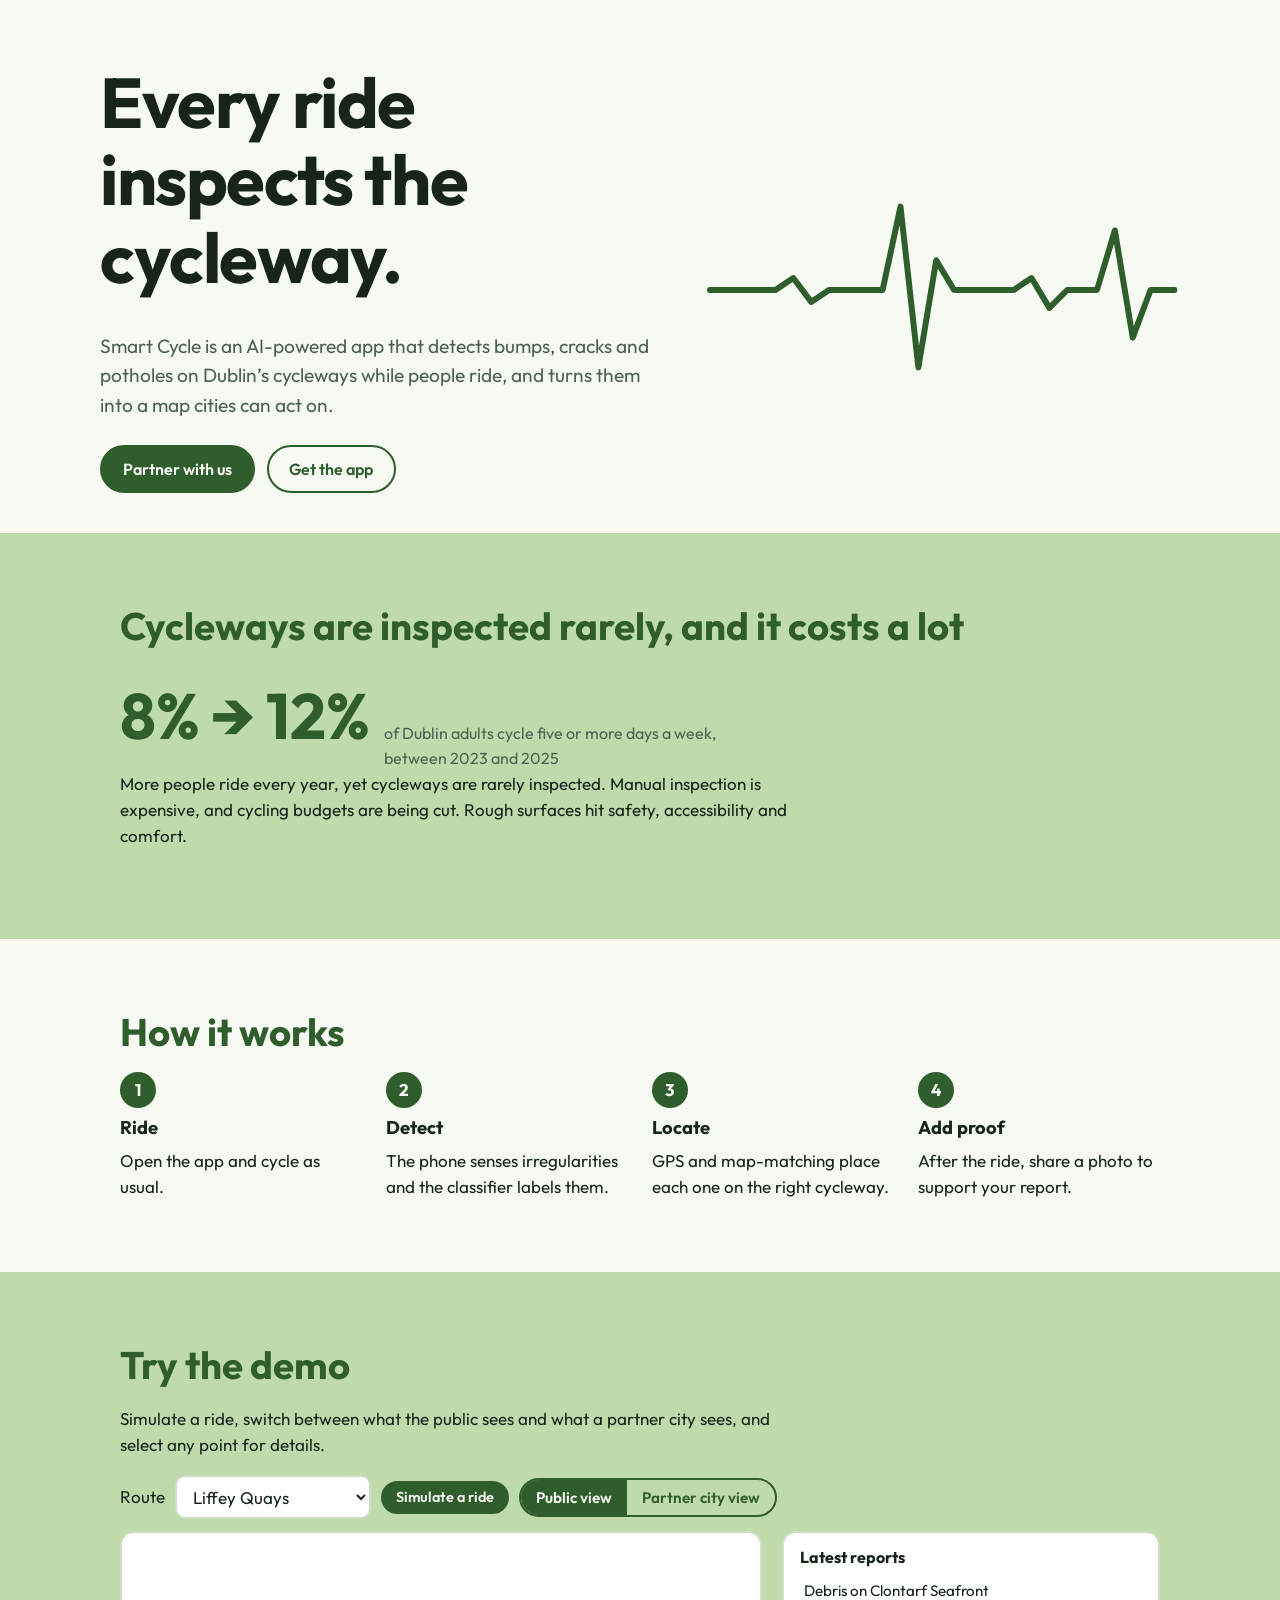
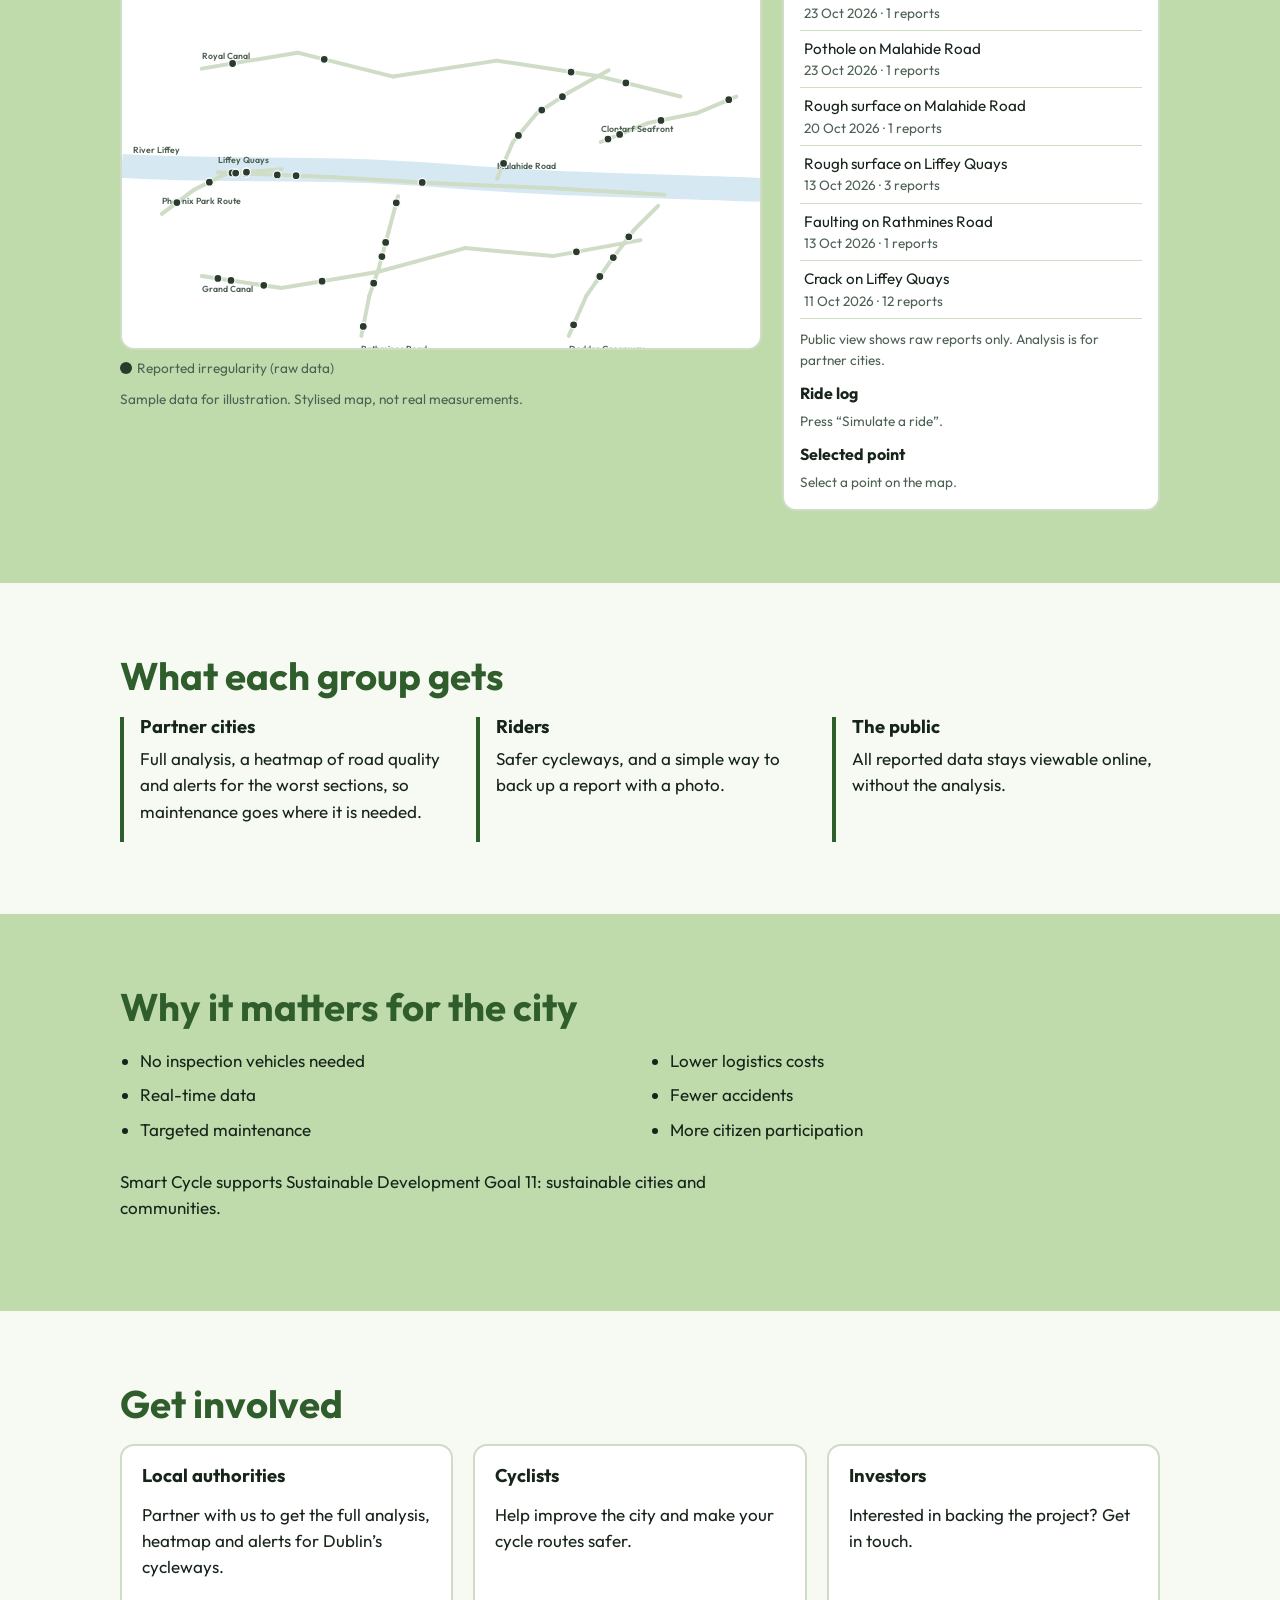
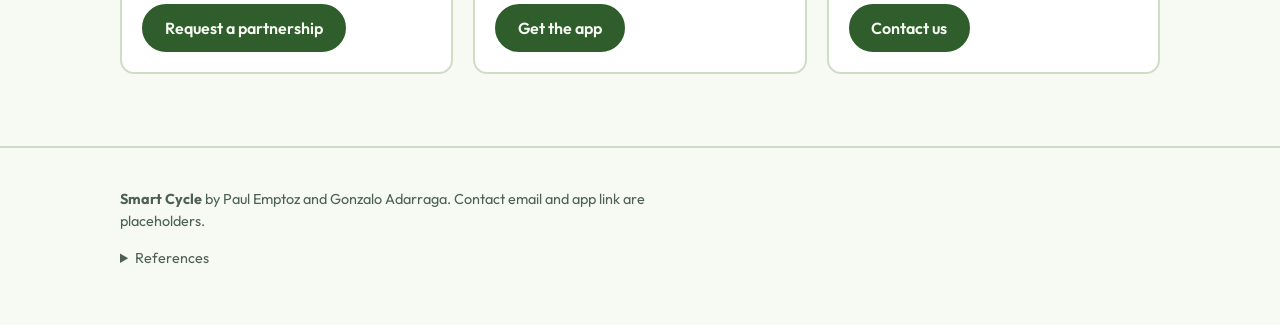
<file: docs/context/Smart_Cycle.html>
<!DOCTYPE html>
<html lang="en">
<head>
<meta charset="utf-8">
<meta name="viewport" content="width=device-width, initial-scale=1, viewport-fit=cover">
<title>Smart Cycle: every ride inspects the cycleway</title>
<link href="https://fonts.googleapis.com/css2?family=Outfit:wght@400;600;700&display=swap" rel="stylesheet">
<style>
:root{--bg:#f6faf2;--ink:#16241a;--mute:#4d6153;--green:#2f5d2c;--mint:#bfdbab;--panel:#ffffff;--line:#cfdcc6;--water:#d6e8f2;--lo:#3f9a4a;--mid:#d99a12;--hi:#c93b27;--dot:#2b3a2e;
box-sizing:border-box;padding-top:env(safe-area-inset-top,0px);padding-bottom:env(safe-area-inset-bottom,0px);color-scheme:light}
@media (prefers-color-scheme:dark){:root:not([data-theme="light"]){--bg:#0f1a11;--ink:#e6efe3;--mute:#a3b7a8;--green:#8cc57f;--mint:#24402a;--panel:#162419;--line:#2d4632;--water:#1a3140;--lo:#5cc06a;--mid:#e8b030;--hi:#ef6a55;--dot:#d5e3d3;color-scheme:dark}}
:root[data-theme="dark"]{--bg:#0f1a11;--ink:#e6efe3;--mute:#a3b7a8;--green:#8cc57f;--mint:#24402a;--panel:#162419;--line:#2d4632;--water:#1a3140;--lo:#5cc06a;--mid:#e8b030;--hi:#ef6a55;--dot:#d5e3d3;color-scheme:dark}
*{box-sizing:border-box}
html{scroll-padding-top:env(safe-area-inset-top,0px);scroll-behavior:smooth}
body{margin:0;background:var(--bg);color:var(--ink);font:400 17px/1.55 Outfit,system-ui,-apple-system,"Segoe UI",sans-serif}
.wrap{max-width:1080px;margin:0 auto;padding:0 20px}
section{padding:72px 0}
h1,h2,h3{font-weight:700;line-height:1.1;margin:0 0 .5em}
h1{font-size:clamp(2.4rem,6vw,4.4rem);letter-spacing:-.02em}
h2{font-size:clamp(1.7rem,3.6vw,2.4rem);color:var(--green)}
h3{font-size:1.15rem}
p{margin:0 0 1em;max-width:62ch}
a{color:var(--green)}
:focus-visible{outline:3px solid var(--mid);outline-offset:2px}
.btn{display:inline-block;padding:.75em 1.3em;border-radius:999px;font:600 1rem Outfit,system-ui,sans-serif;text-decoration:none;border:2px solid var(--green);cursor:pointer}
.btn.fill{background:var(--green);color:var(--bg)}
.btn.line{background:transparent;color:var(--green)}
.hero{padding:64px 0 40px;display:grid;grid-template-columns:1.2fr 1fr;gap:32px;align-items:center}
.hero p{font-size:1.2rem;color:var(--mute)}
.cta{display:flex;gap:12px;flex-wrap:wrap;margin-top:24px}
.trace{width:100%;height:auto}
.trace path{stroke:var(--green);stroke-width:5;fill:none;stroke-linecap:round;stroke-linejoin:round;stroke-dasharray:1200;stroke-dashoffset:1200;animation:draw 2.4s ease-out .3s forwards}
@keyframes draw{to{stroke-dashoffset:0}}
.band{background:var(--mint)}
.stat{display:flex;align-items:baseline;gap:14px;font-weight:700;font-size:clamp(2.4rem,7vw,4rem);color:var(--green)}
.stat small{font-size:1rem;font-weight:400;color:var(--mute);max-width:34ch}
.three{display:grid;grid-template-columns:repeat(3,1fr);gap:28px}
.three>div{border-left:4px solid var(--green);padding-left:16px}
.steps{counter-reset:s;list-style:none;padding:0;margin:0;display:grid;grid-template-columns:repeat(4,1fr);gap:24px}
.steps li{counter-increment:s}
.steps li:before{content:counter(s);display:grid;place-items:center;width:36px;height:36px;border-radius:50%;background:var(--green);color:var(--bg);font-weight:700;margin-bottom:10px}
.ben{columns:2;column-gap:40px;padding-left:1.2em;margin:0}
.ben li{margin-bottom:.5em;break-inside:avoid}
.demo{display:grid;grid-template-columns:1.7fr 1fr;gap:20px;align-items:start}
.tools{display:flex;gap:10px;flex-wrap:wrap;align-items:center;margin-bottom:12px}
.seg{display:inline-flex;border:2px solid var(--green);border-radius:999px;overflow:hidden}
.seg button{border:0;background:transparent;color:var(--green);font:600 .95rem Outfit,system-ui,sans-serif;padding:.55em 1em;cursor:pointer}
.seg button[aria-pressed="true"]{background:var(--green);color:var(--bg)}
select{font:inherit;padding:.5em .7em;border-radius:10px;border:2px solid var(--line);background:var(--panel);color:var(--ink)}
.map{background:var(--panel);border:2px solid var(--line);border-radius:14px;width:100%;height:auto;display:block}
.map text{font:600 11px Outfit,system-ui,sans-serif;fill:var(--mute);pointer-events:none}
.side{background:var(--panel);border:2px solid var(--line);border-radius:14px;padding:16px;font-size:.95rem}
.side h3{font-size:1rem;margin:14px 0 6px}
.side h3:first-child{margin-top:0}
.side ul{list-style:none;margin:0;padding:0}
.side li button{all:unset;display:block;width:100%;cursor:pointer;padding:6px 4px;border-bottom:1px solid var(--line);box-sizing:border-box}
.side li button:hover,.side li button:focus-visible{background:var(--mint)}
.side li span{color:var(--mute);display:block;font-size:.85rem}
.note{font-size:.85rem;color:var(--mute);margin-top:10px}
.legend{display:flex;gap:14px;font-size:.85rem;color:var(--mute);flex-wrap:wrap;margin-top:8px}
.legend i{display:inline-block;width:12px;height:12px;border-radius:50%;margin-right:5px;vertical-align:-1px}
.a{cursor:pointer;stroke:var(--panel);stroke-width:1.5}
.a.sel{stroke:var(--ink);stroke-width:3}
.ring{fill:none;stroke:var(--mid);stroke-width:3;transform-box:fill-box;transform-origin:center;animation:pulse 1.2s ease-out 2}
@keyframes pulse{from{transform:scale(1);opacity:1}to{transform:scale(2.6);opacity:0}}
.photo{margin-top:8px;padding:14px;border:2px dashed var(--line);border-radius:10px;text-align:center;color:var(--mute)}
.btn.sm{padding:.4em .9em;font-size:.9rem}
.contact{display:grid;grid-template-columns:repeat(3,1fr);gap:20px}
.contact>div{background:var(--panel);border:2px solid var(--line);border-radius:14px;padding:20px;display:flex;flex-direction:column;gap:6px;align-items:flex-start}
.contact p{flex:1}
footer{padding:40px 0 56px;font-size:.9rem;color:var(--mute);border-top:2px solid var(--line)}
footer ul{padding-left:1.1em}
@media (max-width:860px){.hero,.demo{grid-template-columns:1fr}.three,.contact{grid-template-columns:1fr}.steps{grid-template-columns:1fr 1fr}.ben{columns:1}section{padding:52px 0}}
@media (prefers-reduced-motion:reduce){.trace path{animation:none;stroke-dashoffset:0}.ring{animation:none}html{scroll-behavior:auto}}
</style>
</head>
<body>
<header class="wrap hero">
 <div>
  <h1>Every ride inspects the cycleway.</h1>
  <p>Smart Cycle is an AI-powered app that detects bumps, cracks and potholes on Dublin’s cycleways while people ride, and turns them into a map cities can act on.</p>
  <div class="cta"><a class="btn fill" href="#contact">Partner with us</a><a class="btn line" href="#get-app">Get the app</a></div>
 </div>
 <svg class="trace" viewBox="0 0 400 200" role="img" aria-label="Vibration trace from a bike sensor with spikes where the road is rough"><path d="M5 110 L60 110 L75 100 L90 120 L105 110 L150 110 L165 40 L180 175 L195 85 L210 110 L260 110 L275 100 L290 125 L305 110 L330 110 L345 60 L360 150 L375 110 L395 110"/></svg>
</header>

<section class="band" id="problem"><div class="wrap">
 <h2>Cycleways are inspected rarely, and it costs a lot</h2>
 <div class="stat">8% → 12% <small>of Dublin adults cycle five or more days a week, between 2023 and 2025</small></div>
 <p>More people ride every year, yet cycleways are rarely inspected. Manual inspection is expensive, and cycling budgets are being cut. Rough surfaces hit safety, accessibility and comfort.</p>
</div></section>

<section id="how"><div class="wrap">
 <h2>How it works</h2>
 <ol class="steps">
  <li><h3>Ride</h3>Open the app and cycle as usual.</li>
  <li><h3>Detect</h3>The phone senses irregularities and the classifier labels them.</li>
  <li><h3>Locate</h3>GPS and map-matching place each one on the right cycleway.</li>
  <li><h3>Add proof</h3>After the ride, share a photo to support your report.</li>
 </ol>
</div></section>

<section class="band" id="demo"><div class="wrap">
 <h2>Try the demo</h2>
 <p>Simulate a ride, switch between what the public sees and what a partner city sees, and select any point for details.</p>
 <div class="tools">
  <label for="route">Route</label><select id="route"></select>
  <button class="btn fill sm" id="go">Simulate a ride</button>
  <div class="seg" role="group" aria-label="View"><button id="vpub" aria-pressed="true">Public view</button><button id="vpar" aria-pressed="false">Partner city view</button></div>
 </div>
 <div class="demo">
  <div>
   <svg class="map" id="map" viewBox="0 0 800 520" role="img" aria-label="Stylised map of Dublin cycleways with reported irregularities"></svg>
   <div class="legend" id="legend"></div>
   <p class="note">Sample data for illustration. Stylised map, not real measurements.</p>
  </div>
  <div class="side" id="side" aria-live="polite"></div>
 </div>
</div></section>

<section id="gets"><div class="wrap">
 <h2>What each group gets</h2>
 <div class="three">
  <div><h3>Partner cities</h3><p>Full analysis, a heatmap of road quality and alerts for the worst sections, so maintenance goes where it is needed.</p></div>
  <div><h3>Riders</h3><p>Safer cycleways, and a simple way to back up a report with a photo.</p></div>
  <div><h3>The public</h3><p>All reported data stays viewable online, without the analysis.</p></div>
 </div>
</div></section>

<section class="band" id="benefits"><div class="wrap">
 <h2>Why it matters for the city</h2>
 <ul class="ben">
  <li>No inspection vehicles needed</li><li>Real-time data</li><li>Targeted maintenance</li><li>Lower logistics costs</li><li>Fewer accidents</li><li>More citizen participation</li>
 </ul>
 <p style="margin-top:1em">Smart Cycle supports Sustainable Development Goal 11: sustainable cities and communities.</p>
</div></section>

<section id="contact"><div class="wrap">
 <h2>Get involved</h2>
 <div class="contact">
  <div><h3>Local authorities</h3><p>Partner with us to get the full analysis, heatmap and alerts for Dublin’s cycleways.</p><a class="btn fill" href="mailto:partnerships@smartcycle.example?subject=Partnership%20request">Request a partnership</a></div>
  <div id="get-app"><h3>Cyclists</h3><p>Help improve the city and make your cycle routes safer.</p><a class="btn fill" href="https://example.com/get-smart-cycle">Get the app</a></div>
  <div><h3>Investors</h3><p>Interested in backing the project? Get in touch.</p><a class="btn fill" href="mailto:investors@smartcycle.example?subject=Investor%20enquiry">Contact us</a></div>
 </div>
</div></section>

<footer><div class="wrap">
 <p><strong>Smart Cycle</strong> by Paul Emptoz and Gonzalo Adarraga. Contact email and app link are placeholders.</p>
 <details><summary>References</summary><ul>
  <li>Lovelace, R. et al. (2024). Cycle route uptake and scenario estimation (CRUSE). Eur. Transp. Res. Rev. 16, 55. <a href="https://doi.org/10.1186/s12544-024-00668-8">doi</a></li>
  <li>Abad, L. &amp; Van der Meer, L. (2018). Quantifying Bicycle Network Connectivity in Lisbon Using Open Data. Information, 9(11), 287. <a href="https://doi.org/10.3390/info9110287">doi</a></li>
  <li>Weikl, S. &amp; Mayer, P. (2023). Data-driven quality assessment of cycling networks. Front. Future Transp. 4:1127742. <a href="https://doi.org/10.3389/ffutr.2023.1127742">doi</a></li>
  <li>Lee, D. et al. (2025). Smartphone-Based Assessment of Bicycle Pavement Conditions. Sustainability, 17(16), 7488. <a href="https://doi.org/10.3390/su17167488">doi</a></li>
 </ul></details>
</div></footer>

<script>
const C=[
 {n:"Liffey Quays",p:[[120,300],[260,306],[400,314],[540,320],[680,328]],k:6},
 {n:"Grand Canal",p:[[100,430],[200,445],[320,425],[430,395],[540,405],[650,385]],k:5},
 {n:"Royal Canal",p:[[100,170],[220,150],[340,180],[470,160],[600,180],[700,205]],k:4},
 {n:"Clontarf Seafront",p:[[600,262],[660,238],[720,226],[770,205]],k:4},
 {n:"Dodder Greenway",p:[[560,505],[582,455],[612,412],[642,372],[672,342]],k:4},
 {n:"Rathmines Road",p:[[300,505],[310,455],[322,420],[334,375],[346,330]],k:5},
 {n:"Malahide Road",p:[[470,308],[490,262],[520,226],[560,200],[610,172]],k:4},
 {n:"Phoenix Park Route",p:[[50,352],[90,322],[130,302],[200,296]],k:4}];
const T=["Pothole","Crack","Faulting","Rough surface","Debris"];
function rng(s){return()=>{s|=0;s=s+0x6D2B79F5|0;let t=Math.imul(s^s>>>15,1|s);t=t+Math.imul(t^t>>>7,61|t)^t;return((t^t>>>14)>>>0)/4294967296}}
const R=rng(2610),A=[];
C.forEach((c,ci)=>{c.cum=[0];c.sl=[];for(let i=1;i<c.p.length;i++){const l=Math.hypot(c.p[i][0]-c.p[i-1][0],c.p[i][1]-c.p[i-1][1]);c.sl.push(l);c.cum.push(c.cum[i-1]+l)}
 for(let j=0;j<c.k;j++){const s=Math.floor(R()*c.sl.length),t=.12+.76*R(),a=c.p[s],b=c.p[s+1];
  A.push({id:"A-"+String(A.length+1).padStart(3,"0"),c:ci,s,x:a[0]+(b[0]-a[0])*t,y:a[1]+(b[1]-a[1])*t,d:c.cum[s]+t*c.sl[s],type:T[Math.floor(R()*5)],sev:1+Math.floor(R()*5),days:Math.floor(R()*45),rep:1+Math.floor(R()*R()*14),photo:false})}});
const gps=a=>[(53.385-a.y/520*.07).toFixed(4),(-6.34+a.x/800*.12).toFixed(4)];
const date=n=>new Date(2026,9,23-n).toLocaleDateString("en-IE",{day:"numeric",month:"short",year:"numeric"});
const heat=v=>v>=6?"var(--hi)":v>=3?"var(--mid)":"var(--lo)";
const sevCol=s=>s>=4?"var(--hi)":s>=3?"var(--mid)":"var(--lo)";
let view="public",sel=null,riding=false,hits=new Set(),rider=null,logHtml="";
const $=id=>document.getElementById(id);
$("route").innerHTML=C.map((c,i)=>`<option value="${i}">${c.n}</option>`).join("");
function score(ci,s){return A.filter(a=>a.c===ci&&a.s===s).reduce((t,a)=>t+a.sev,0)}
function render(){
 const par=view==="par";let g=`<path d="M0 292 C150 300 250 292 400 304 S650 316 800 322" fill="none" stroke="var(--water)" stroke-width="30"/><text x="14" y="276">River Liffey</text>`;
 C.forEach((c,ci)=>{for(let i=0;i<c.sl.length;i++){g+=`<line x1="${c.p[i][0]}" y1="${c.p[i][1]}" x2="${c.p[i+1][0]}" y2="${c.p[i+1][1]}" stroke="${par?heat(score(ci,i)):"var(--line)"}" stroke-width="${par?8:5}" stroke-linecap="round"/>`}
  g+=`<text x="${c.p[0][0]}" y="${c.p[0][1]+(ci==1||ci==4||ci==5?20:-12)}">${c.n}</text>`});
 A.forEach(a=>{g+=`<circle class="a${sel===a?" sel":""}" tabindex="0" role="button" aria-label="${a.type}, ${a.id}" data-id="${a.id}" cx="${a.x.toFixed(1)}" cy="${a.y.toFixed(1)}" r="${par?3+a.sev:5}" fill="${par?sevCol(a.sev):"var(--dot)"}"/>`;
  if(hits.has(a.id))g+=`<circle class="ring" cx="${a.x.toFixed(1)}" cy="${a.y.toFixed(1)}" r="9"/>`});
 if(rider)g+=`<circle cx="${rider[0]}" cy="${rider[1]}" r="9" fill="var(--green)" stroke="var(--bg)" stroke-width="3"/>`;
 $("map").innerHTML=g;
 $("legend").innerHTML=par?`<span><i style="background:var(--lo)"></i>Good</span><span><i style="background:var(--mid)"></i>Needs attention</span><span><i style="background:var(--hi)"></i>Repair soon</span><span>Dot size = severity</span>`:`<span><i style="background:var(--dot)"></i>Reported irregularity (raw data)</span>`;
 side()}
function item(a,sub){return `<li><button data-id="${a.id}">${a.type} on ${C[a.c].n}<span>${sub}</span></button></li>`}
function side(){
 const par=view==="par";let h="";
 if(par){const al=A.filter(a=>a.sev>=4&&a.days<=10).sort((a,b)=>a.days-b.days).slice(0,4);
  h+=`<h3>Alerts</h3><ul>${al.length?al.map(a=>item(a,`Severity ${a.sev}/5 · ${a.days===0?"today":a.days+" days ago"} · ${a.rep} reports`)).join(""):"<li>No new alerts.</li>"}</ul>`;
  const segs=[];C.forEach((c,ci)=>c.sl.forEach((_,i)=>{const l=A.filter(a=>a.c===ci&&a.s===i);if(l.length)segs.push({ci,i,sc:score(ci,i),n:l.length,w:l.sort((a,b)=>b.sev-a.sev)[0]})}));
  segs.sort((a,b)=>b.sc-a.sc);
  h+=`<h3>Priority repairs</h3><ul>${segs.slice(0,5).map((s,r)=>`<li><button data-id="${s.w.id}">${r+1}. ${C[s.ci].n}, section ${s.i+1}<span>${s.n} irregularities · score ${s.sc}</span></button></li>`).join("")}</ul>`}
 else{h+=`<h3>Latest reports</h3><ul>${[...A].sort((a,b)=>a.days-b.days).slice(0,6).map(a=>item(a,`${date(a.days)} · ${a.rep} reports`)).join("")}</ul><p class="note">Public view shows raw reports only. Analysis is for partner cities.</p>`}
 h+=`<h3>Ride log</h3><div>${logHtml||"<span class='note'>Press “Simulate a ride”.</span>"}</div><h3>Selected point</h3>`;
 if(sel){const a=sel,[la,lo]=gps(a);
  h+=`<dl style="margin:0"><b>${a.type}</b> (${a.id})<br>${C[a.c].n}<br>GPS ${la}, ${lo}<br>Detected ${date(a.days)}<br>${a.rep} report${a.rep>1?"s":""}<br>${par?`Severity ${a.sev}/5`:"Severity: partner view only"}</dl>
  ${a.photo?`<div class="photo">Photo attached (placeholder)</div>`:`<button class="btn line sm" id="ph" style="margin-top:8px">Attach photo</button>`}`}
 else h+=`<span class="note">Select a point on the map.</span>`;
 $("side").innerHTML=h}
document.addEventListener("click",e=>{const el=e.target.closest("[data-id]");if(el){sel=A.find(a=>a.id===el.dataset.id);render();return}
 if(e.target.id==="ph"){sel.photo=true;render()}});
$("map").addEventListener("keydown",e=>{if(e.key==="Enter"||e.key===" "){const el=e.target.closest("[data-id]");if(el){e.preventDefault();sel=A.find(a=>a.id===el.dataset.id);render()}}});
function setView(v){view=v;$("vpub").setAttribute("aria-pressed",v==="public");$("vpar").setAttribute("aria-pressed",v==="par");render()}
$("vpub").onclick=()=>setView("public");$("vpar").onclick=()=>setView("par");
function at(c,d){let i=0;while(i<c.sl.length-1&&c.cum[i+1]<d)i++;const t=(d-c.cum[i])/c.sl[i],a=c.p[i],b=c.p[i+1];return[a[0]+(b[0]-a[0])*t,a[1]+(b[1]-a[1])*t]}
$("go").onclick=()=>{if(riding)return;const c=C[+$("route").value],tot=c.cum[c.cum.length-1],found=A.filter(a=>a.c===+$("route").value).sort((a,b)=>a.d-b.d);
 const dur=matchMedia("(prefers-reduced-motion:reduce)").matches?1500:9000,t0=performance.now();let k=0;riding=true;hits.clear();logHtml="";$("go").disabled=true;
 (function step(now){const f=Math.min(1,(now-t0)/dur),d=f*tot;rider=at(c,d);let ch=false;
  while(k<found.length&&found[k].d<=d){const a=found[k++];a.rep++;hits.add(a.id);const[la,lo]=gps(a);logHtml+=`<div>${a.type} detected${view==="par"?`, severity ${a.sev}`:""} · ${la}, ${lo}</div>`;ch=true}
  render();
  if(f<1)requestAnimationFrame(step);else{riding=false;rider=null;$("go").disabled=false;logHtml+=`<div class="note">Ride finished: ${hits.size} irregularit${hits.size===1?"y":"ies"} logged. Select one to add a photo.</div>`;render()}})(t0)};
render();
</script>
</body>
</html>
</file>
